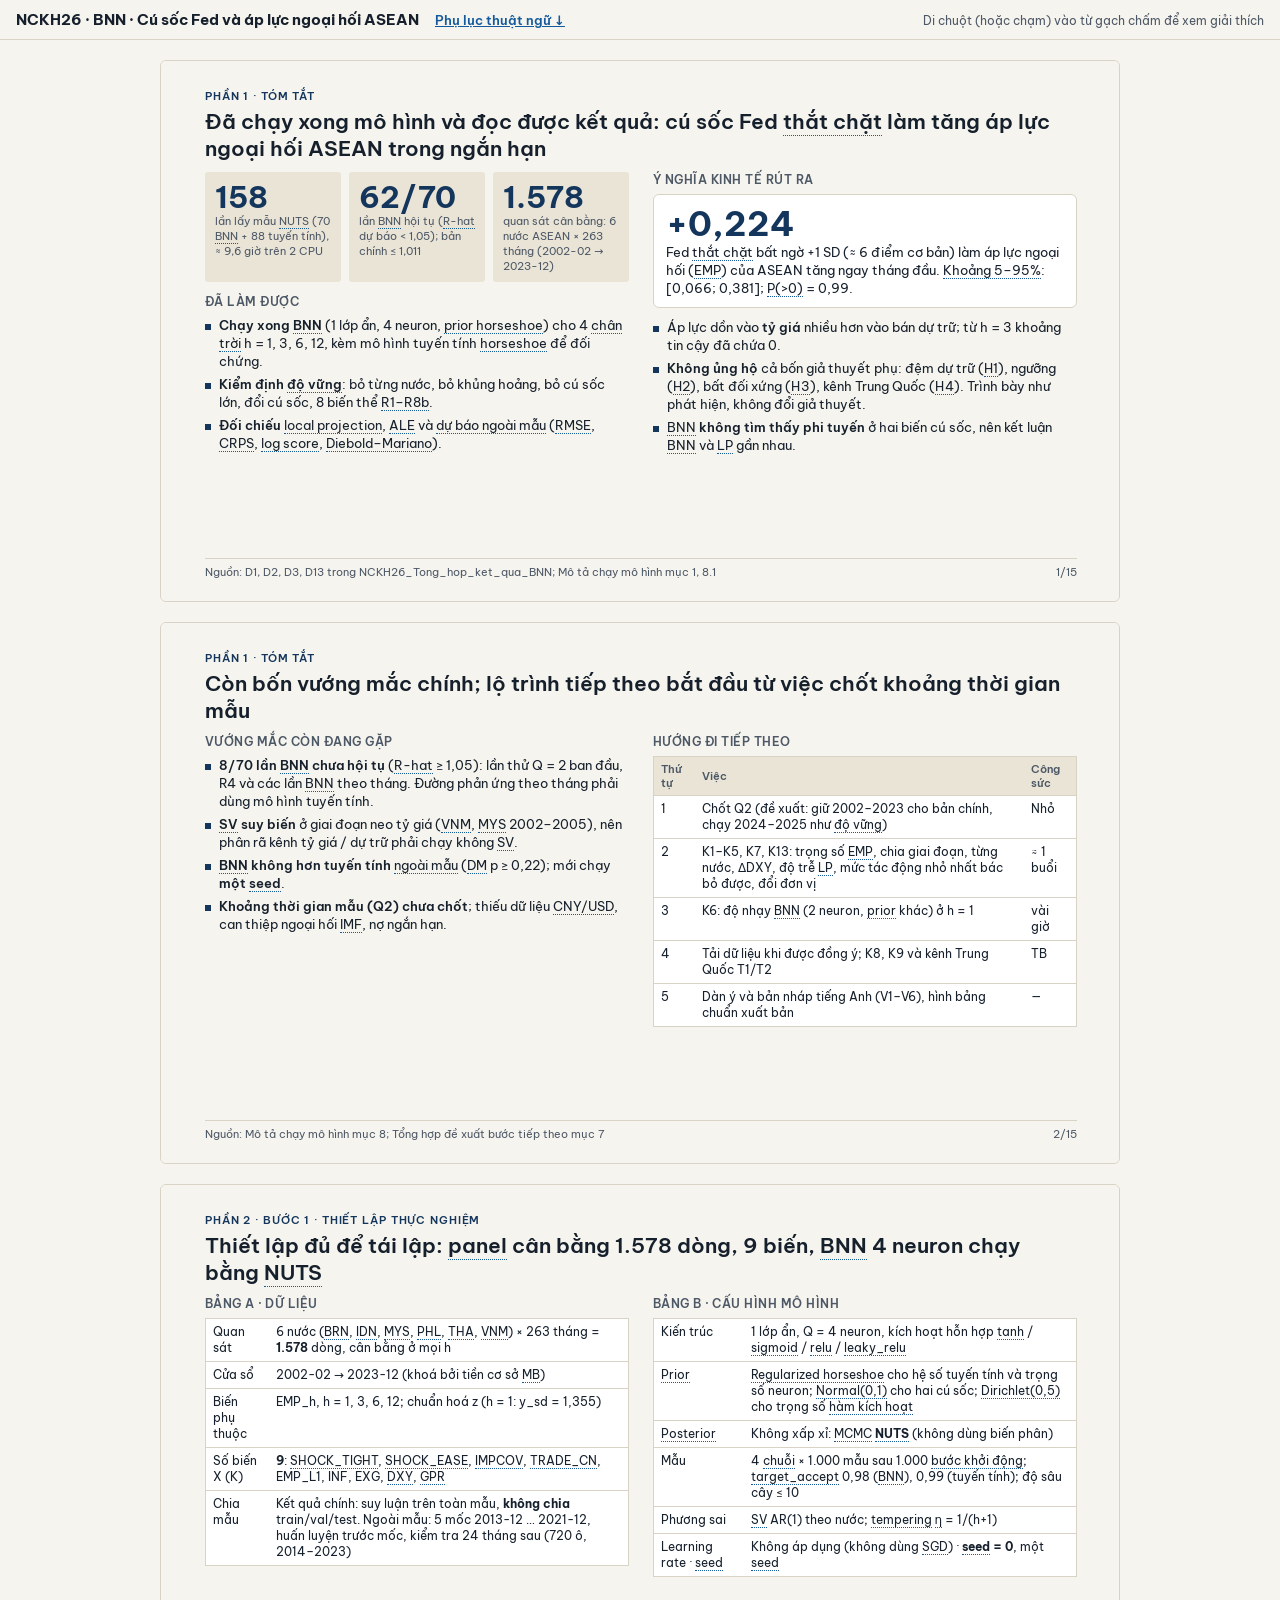
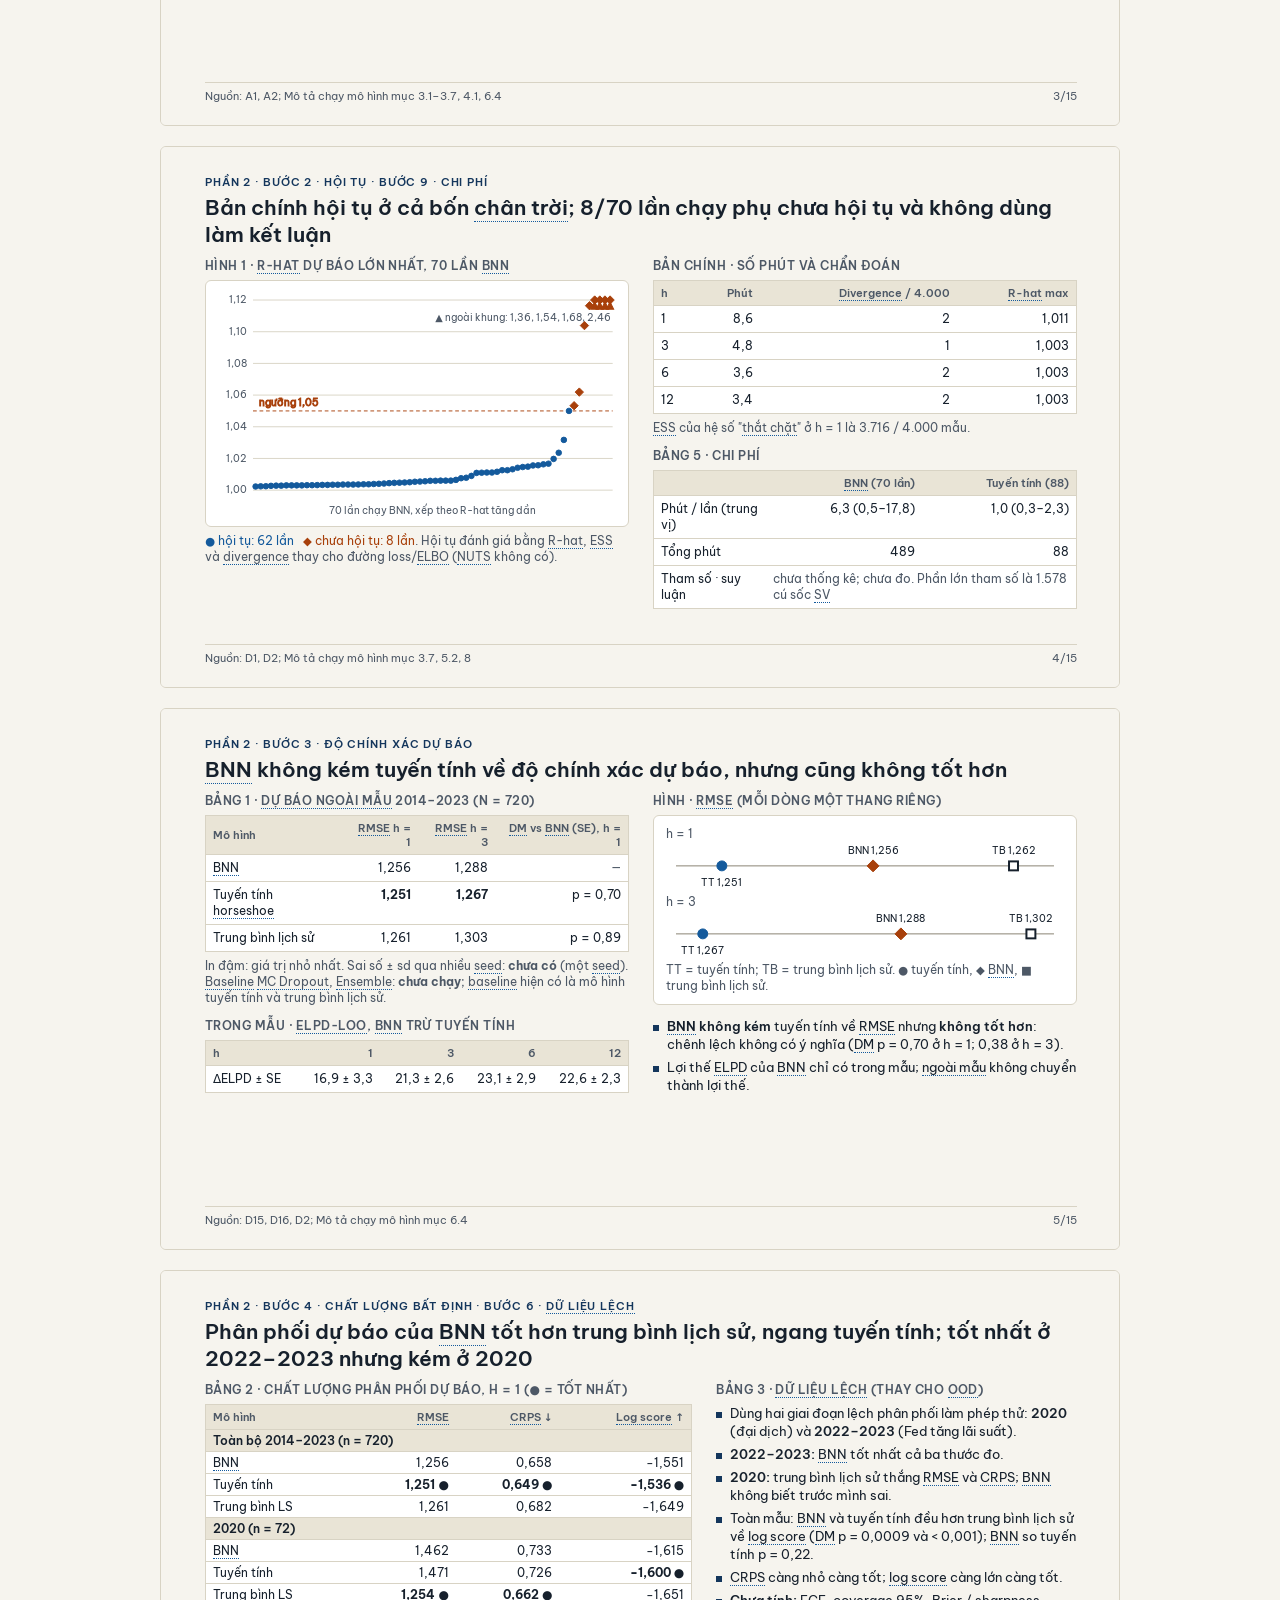
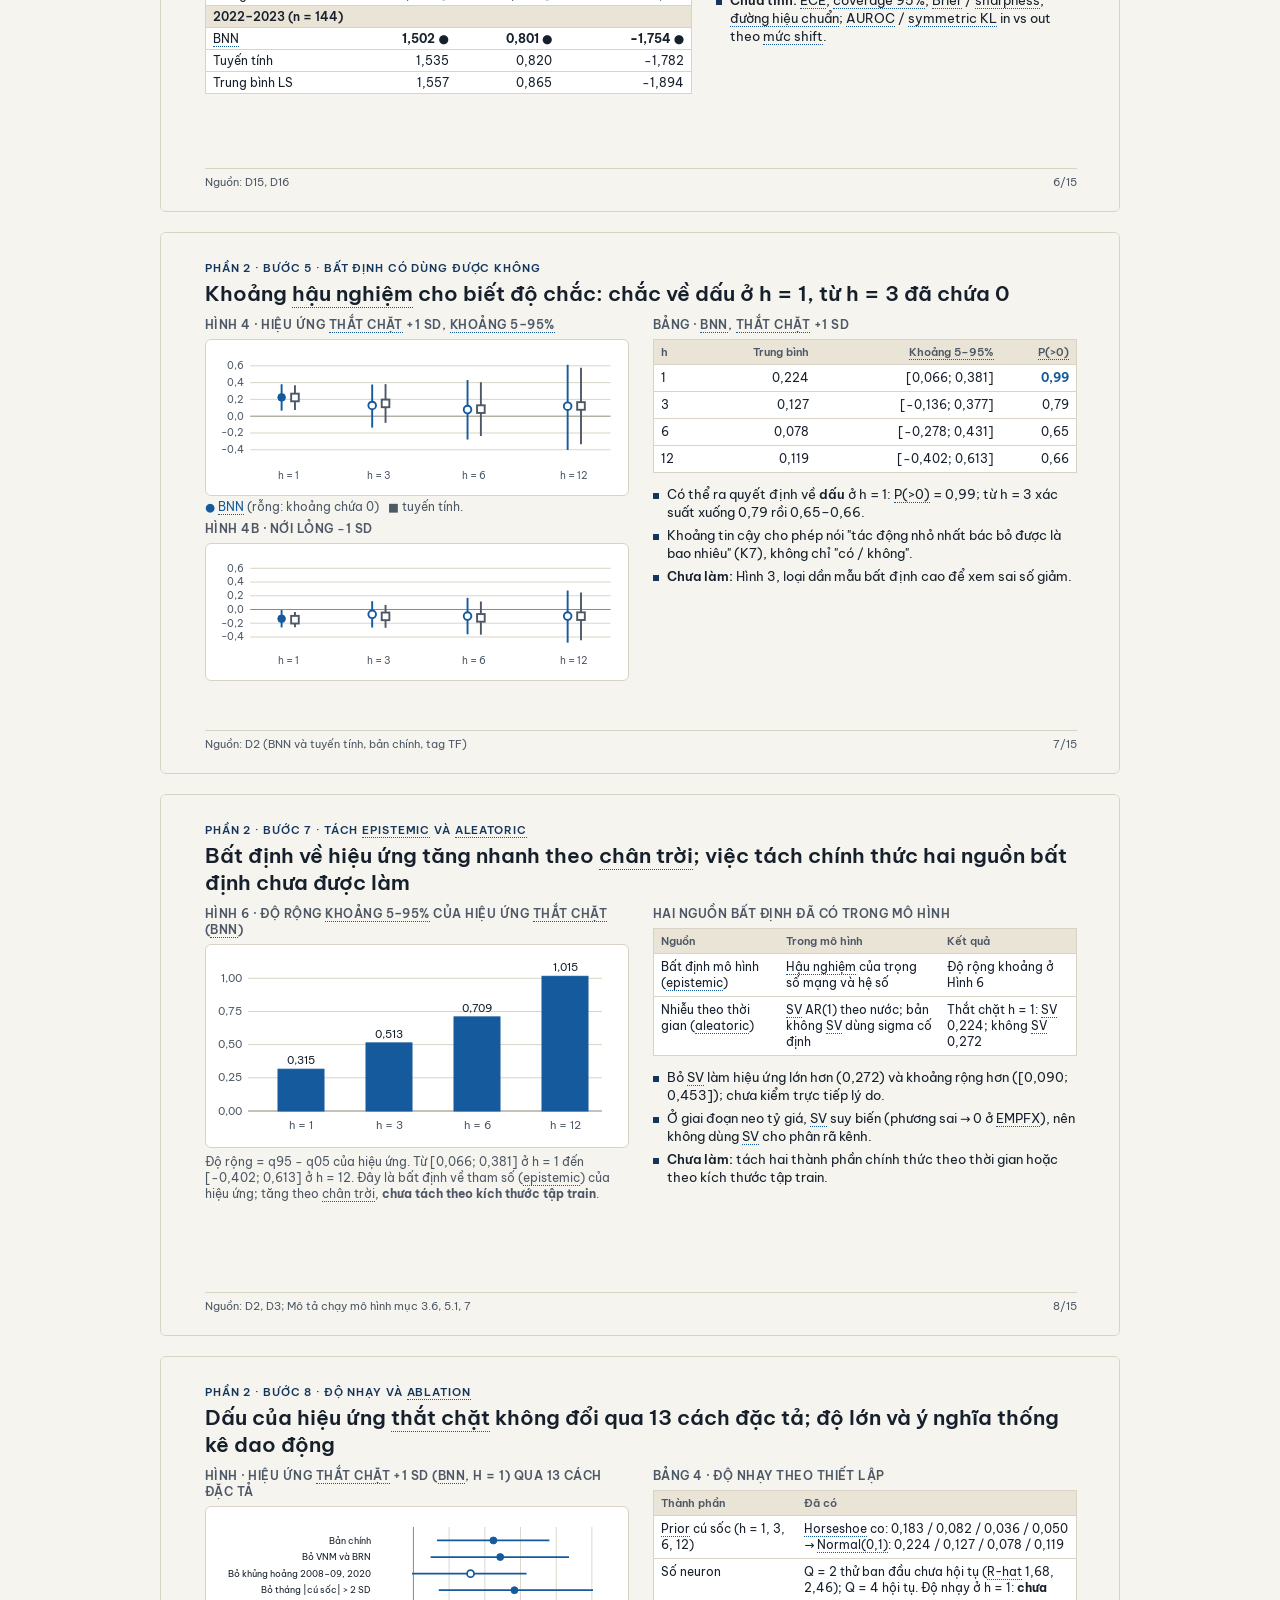
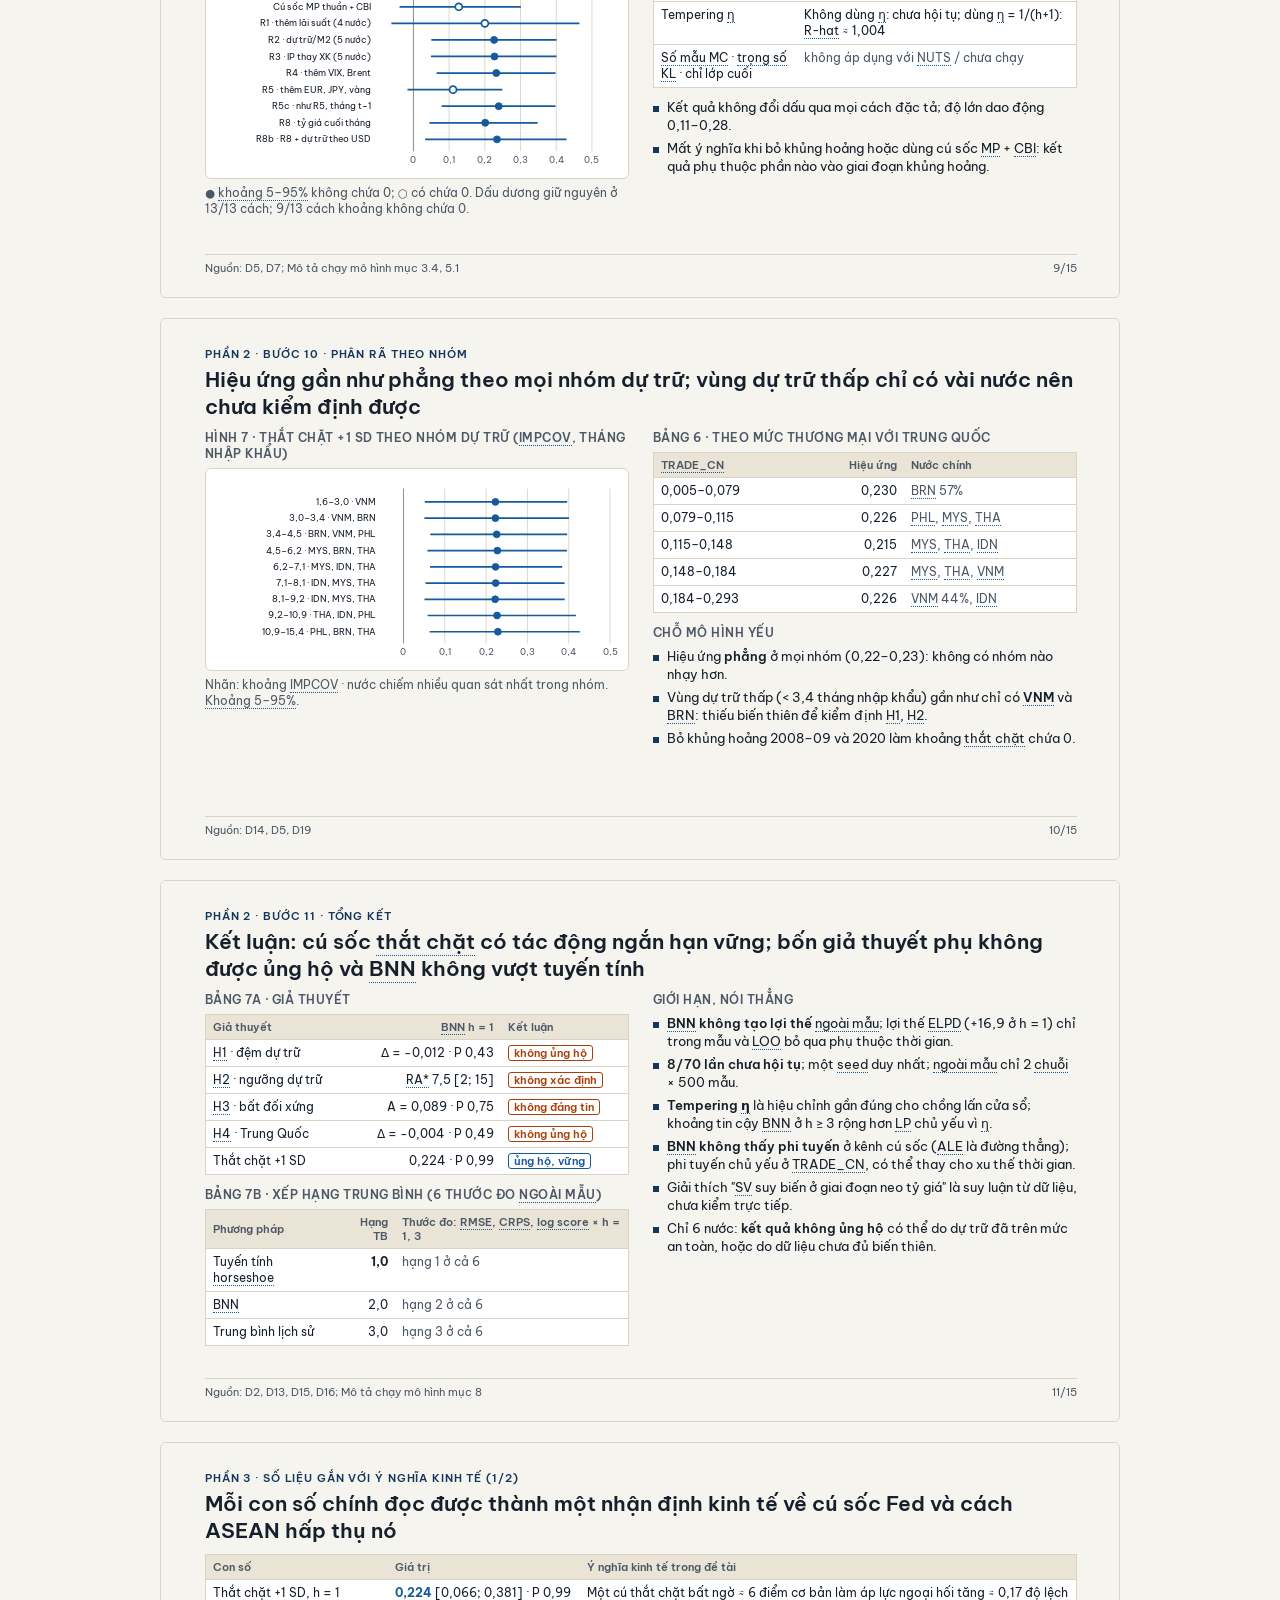
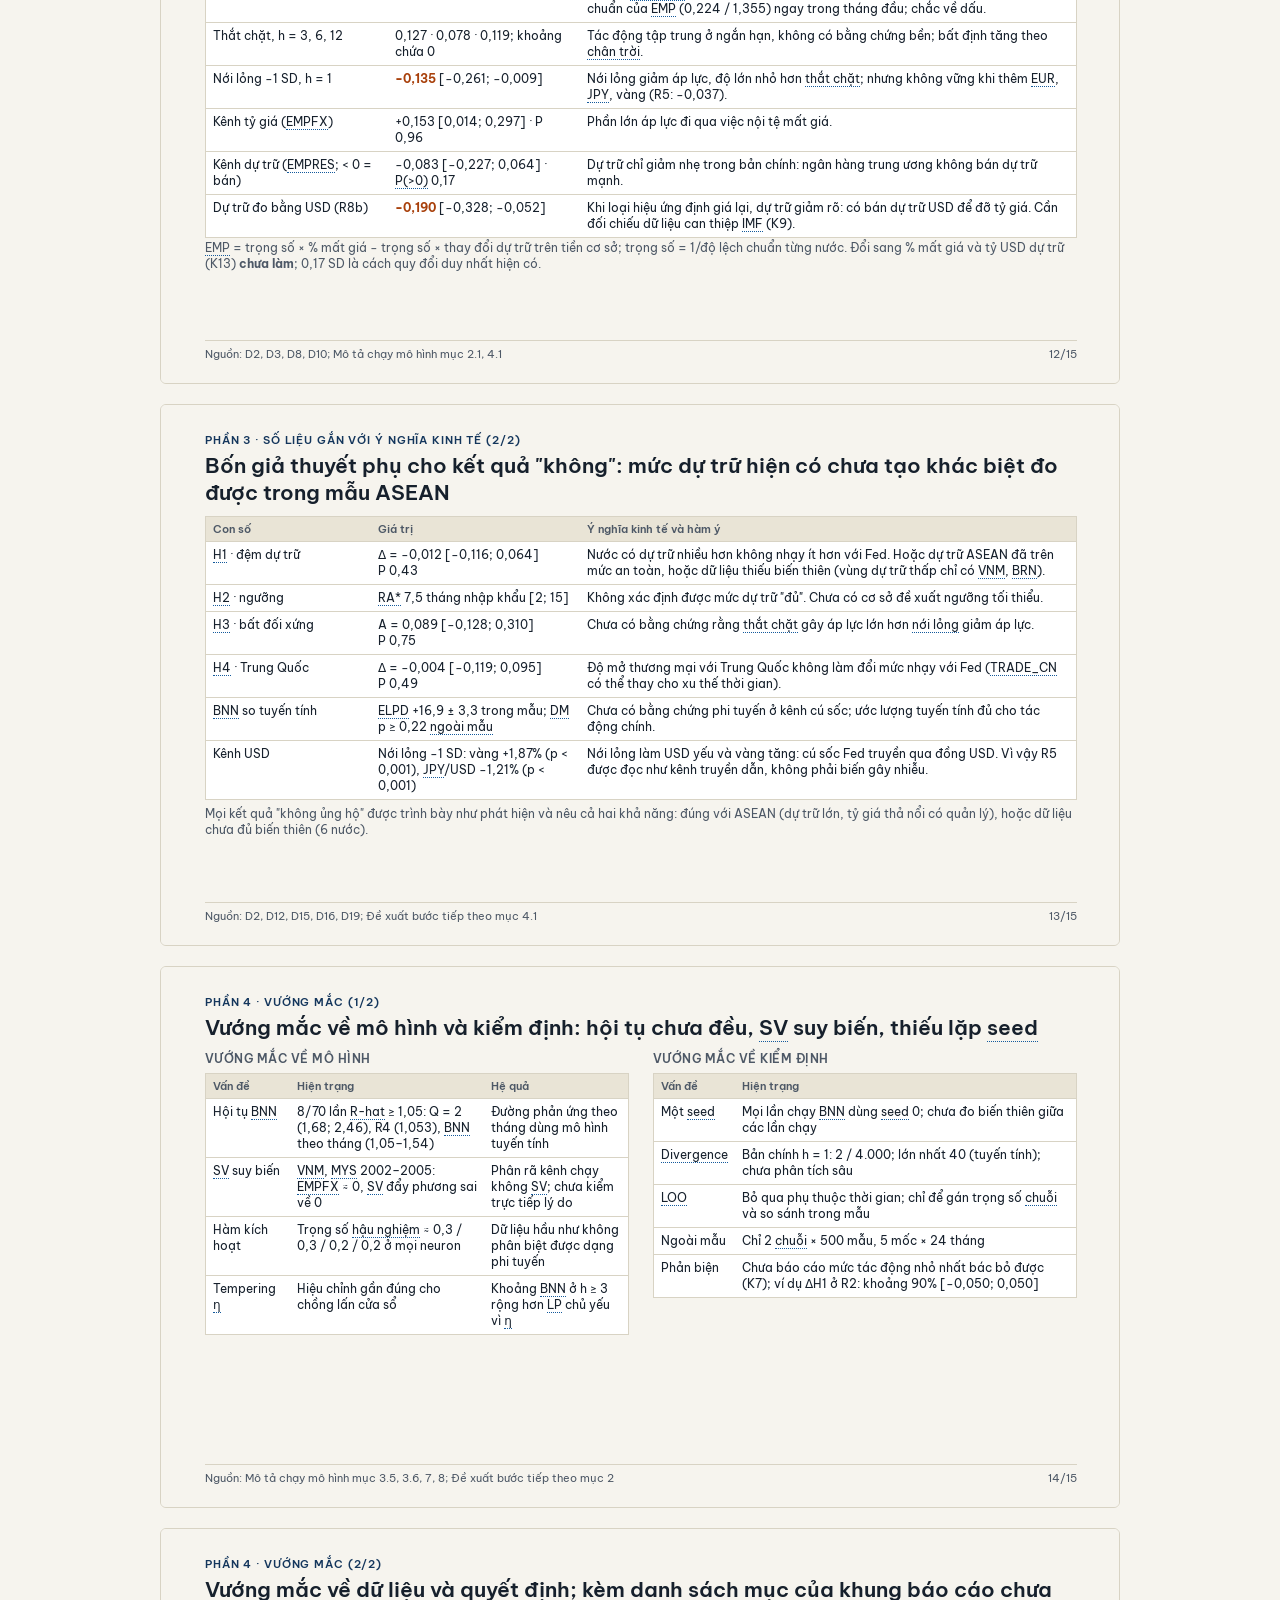
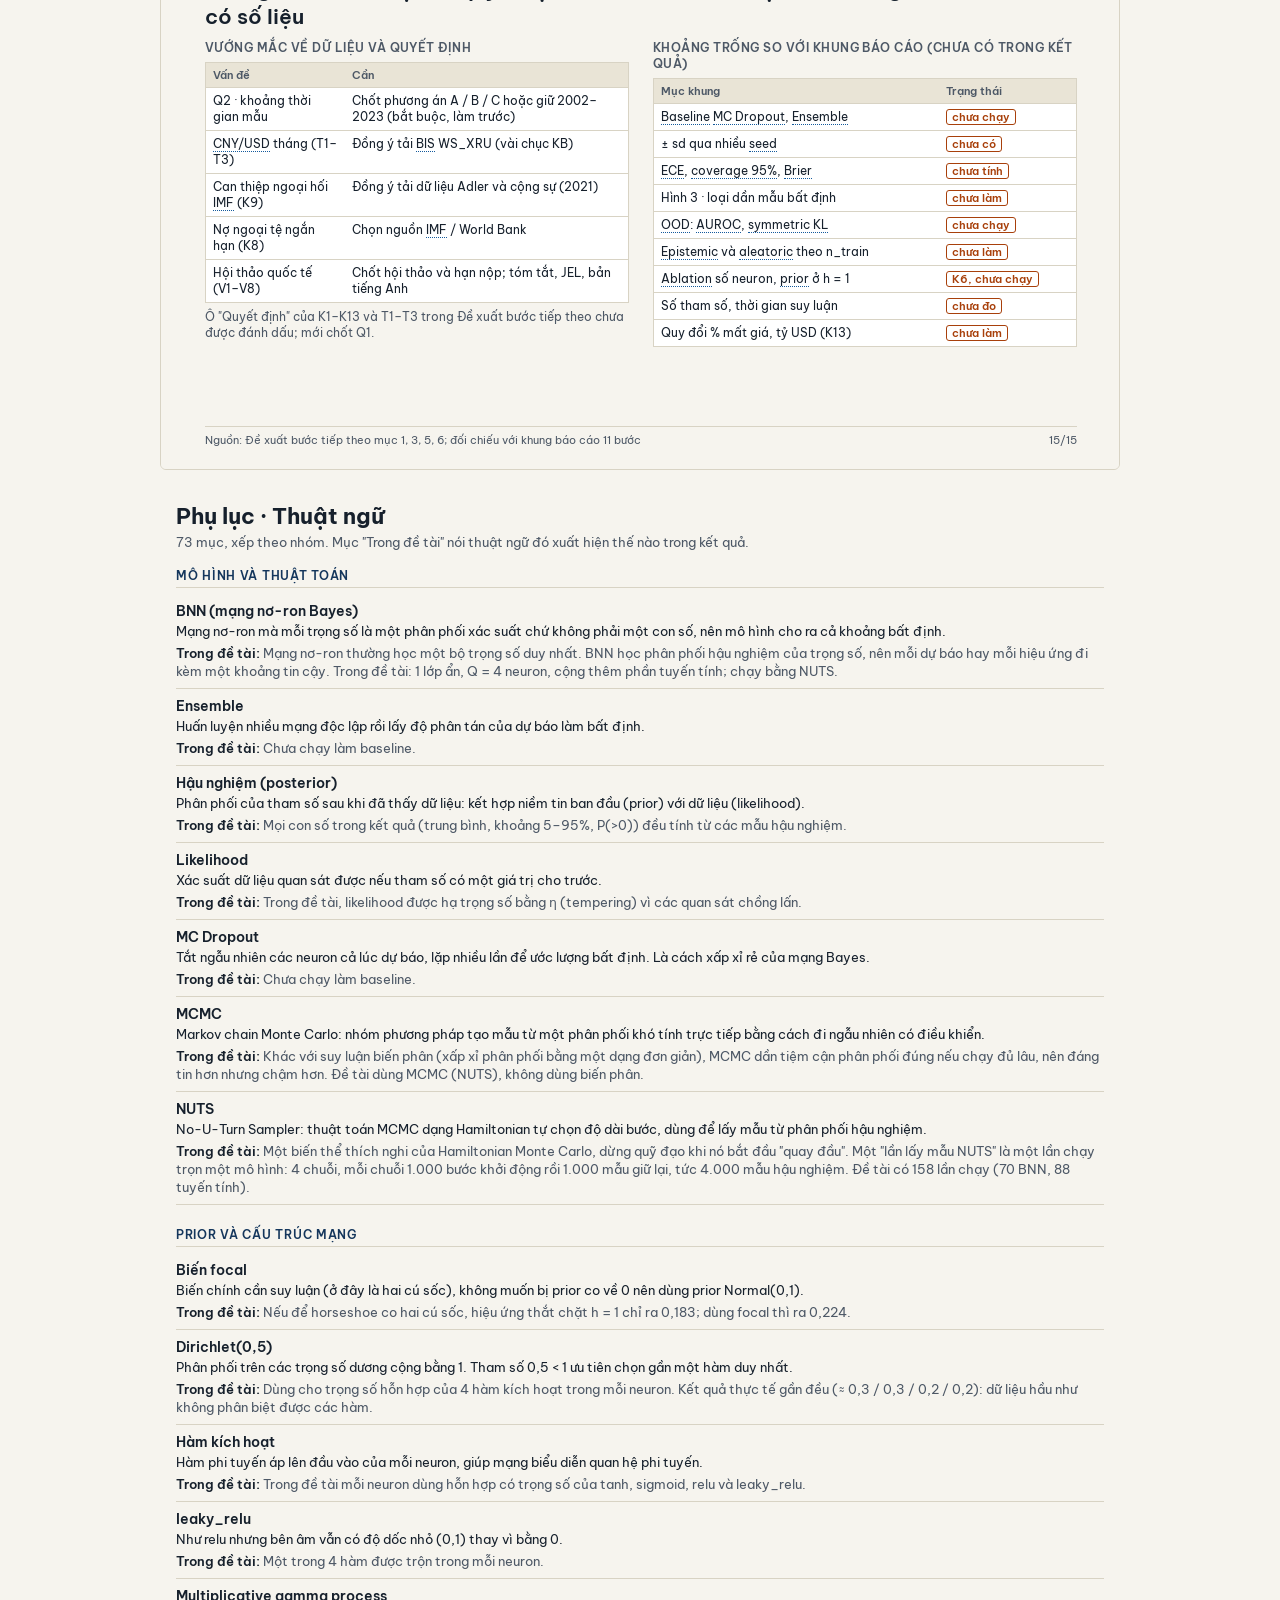
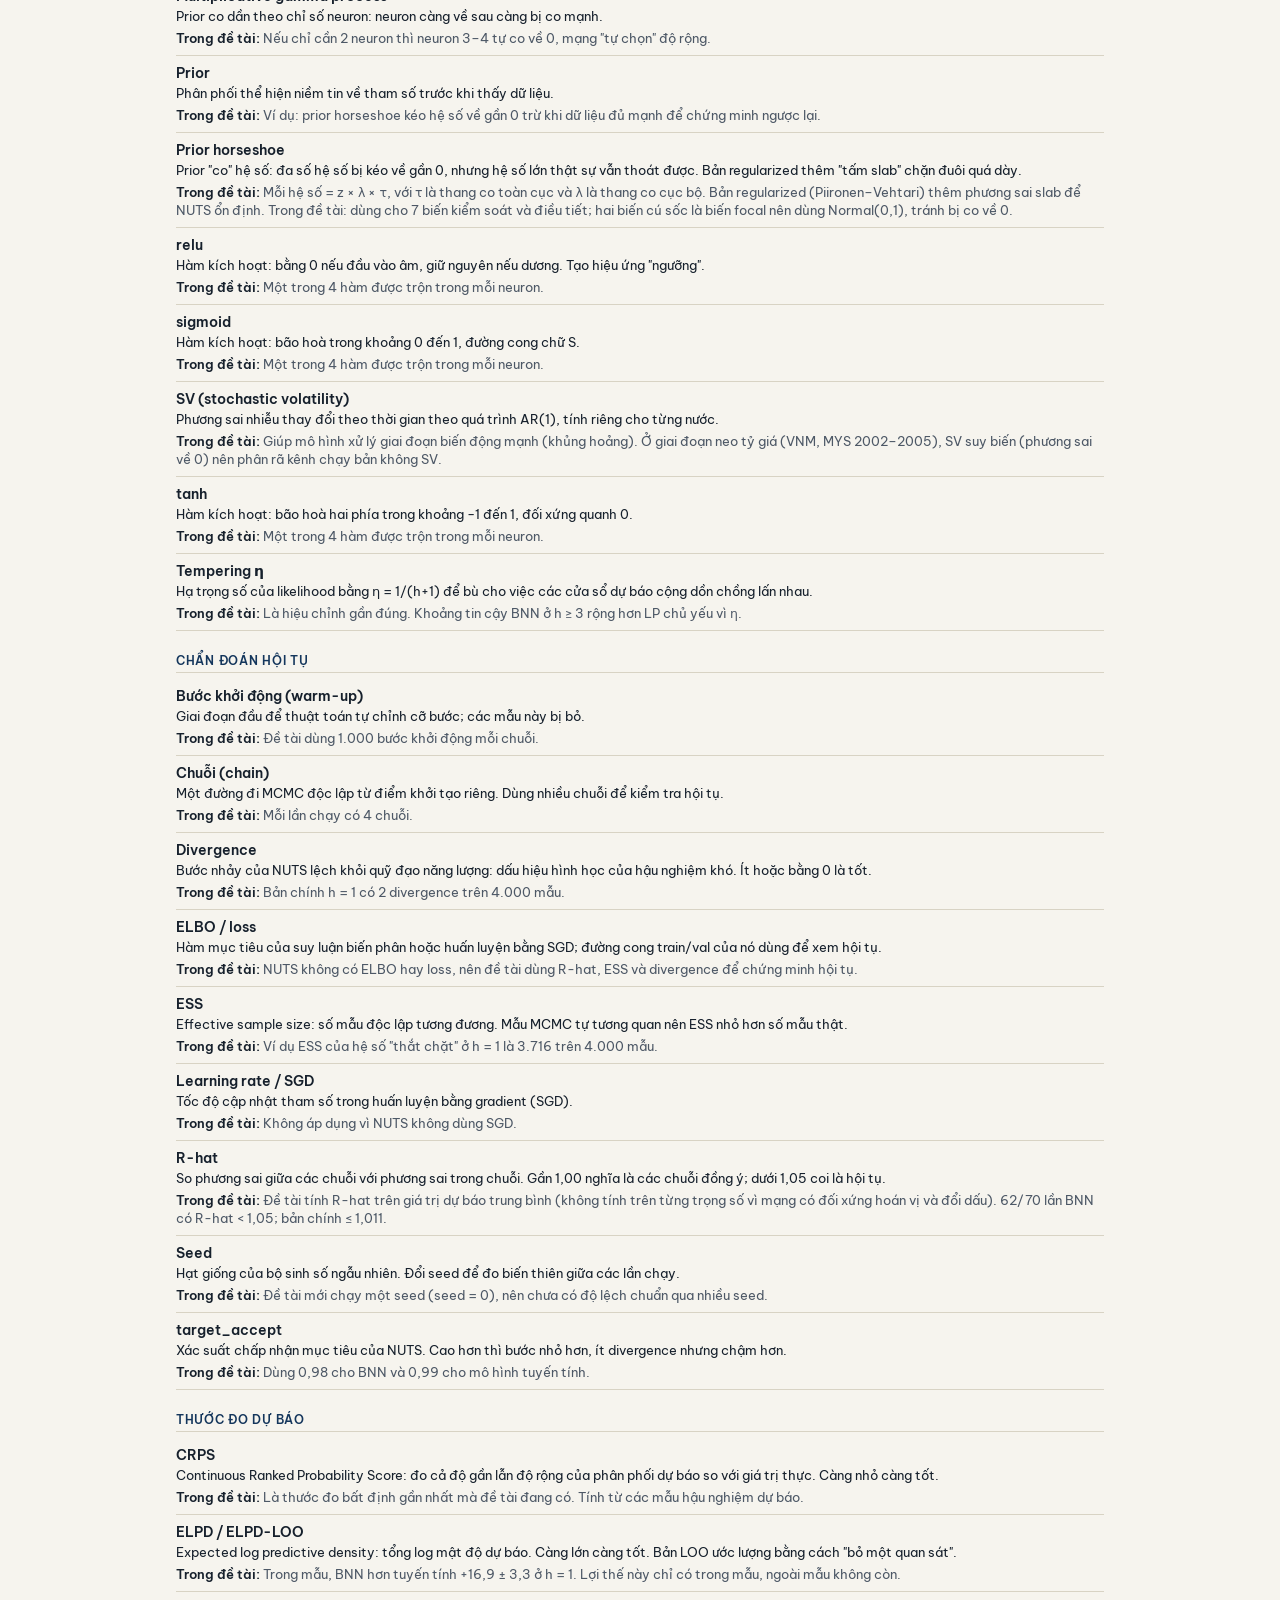
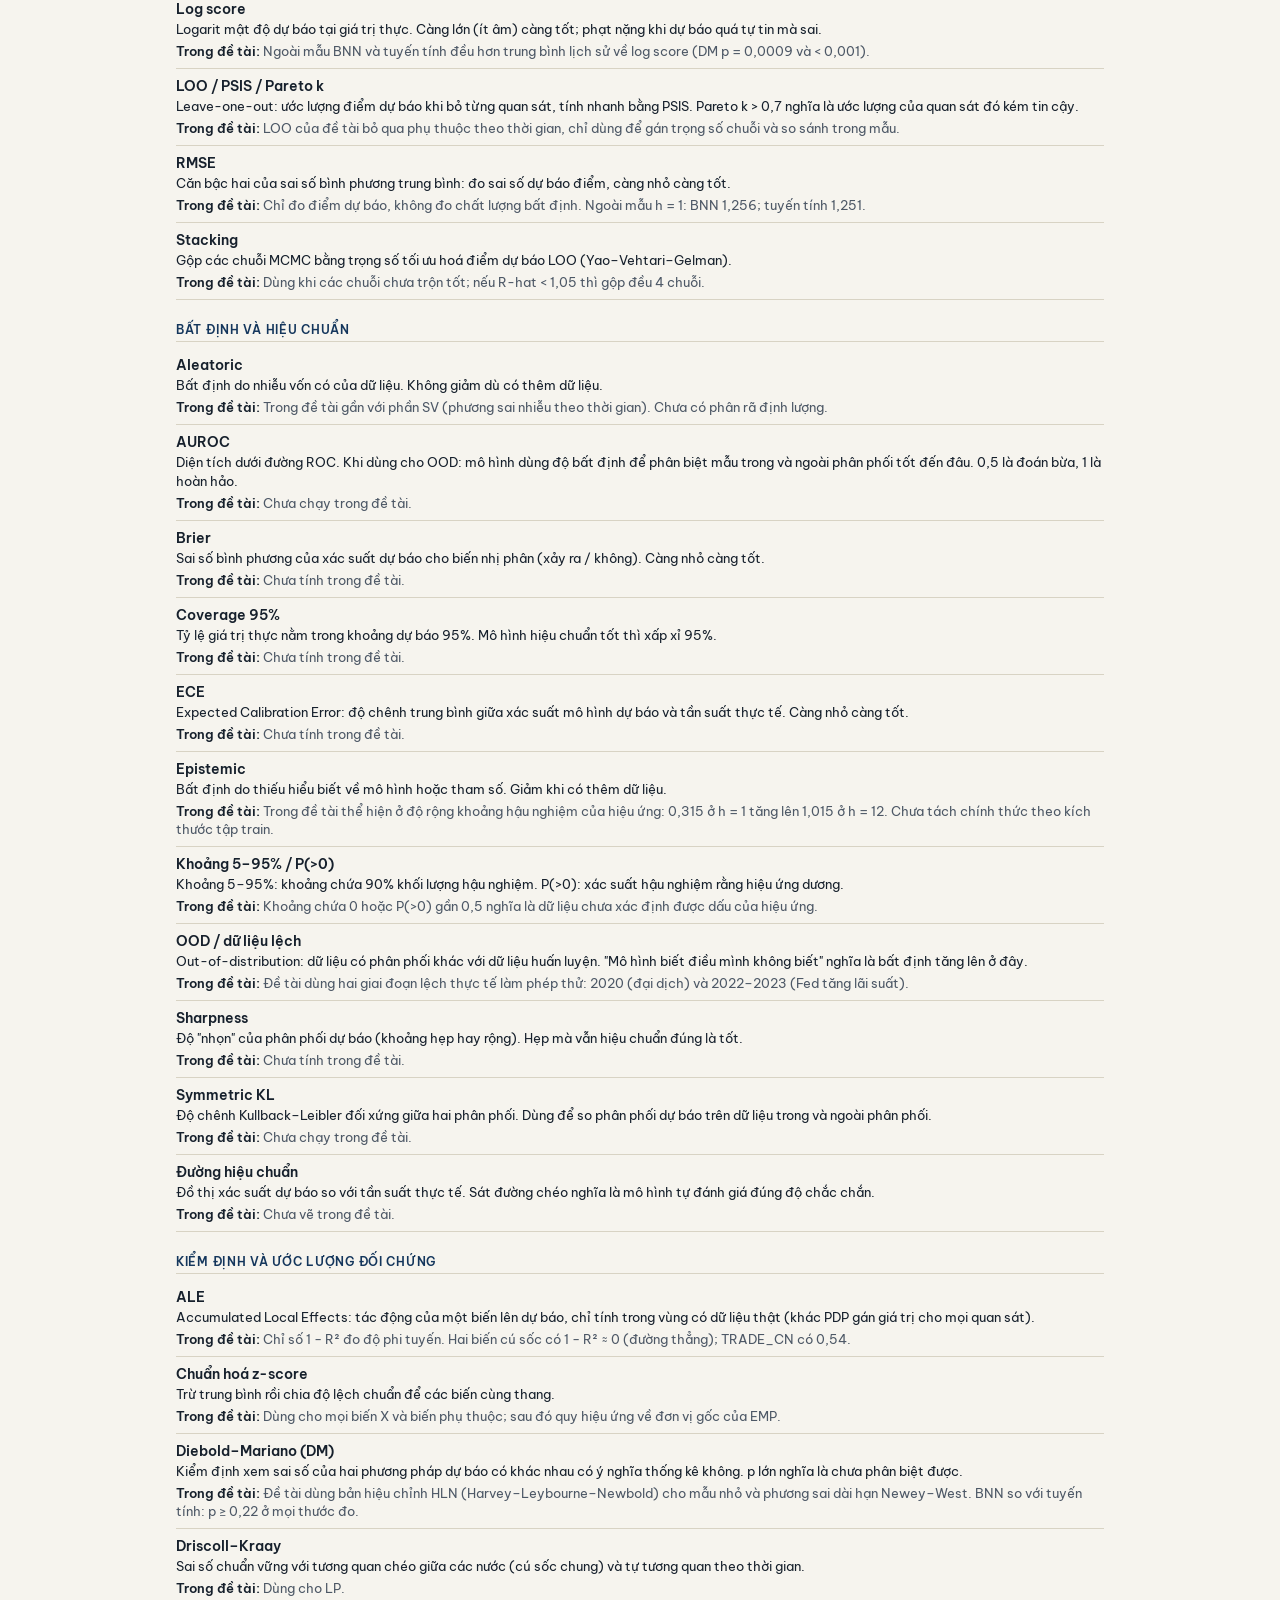
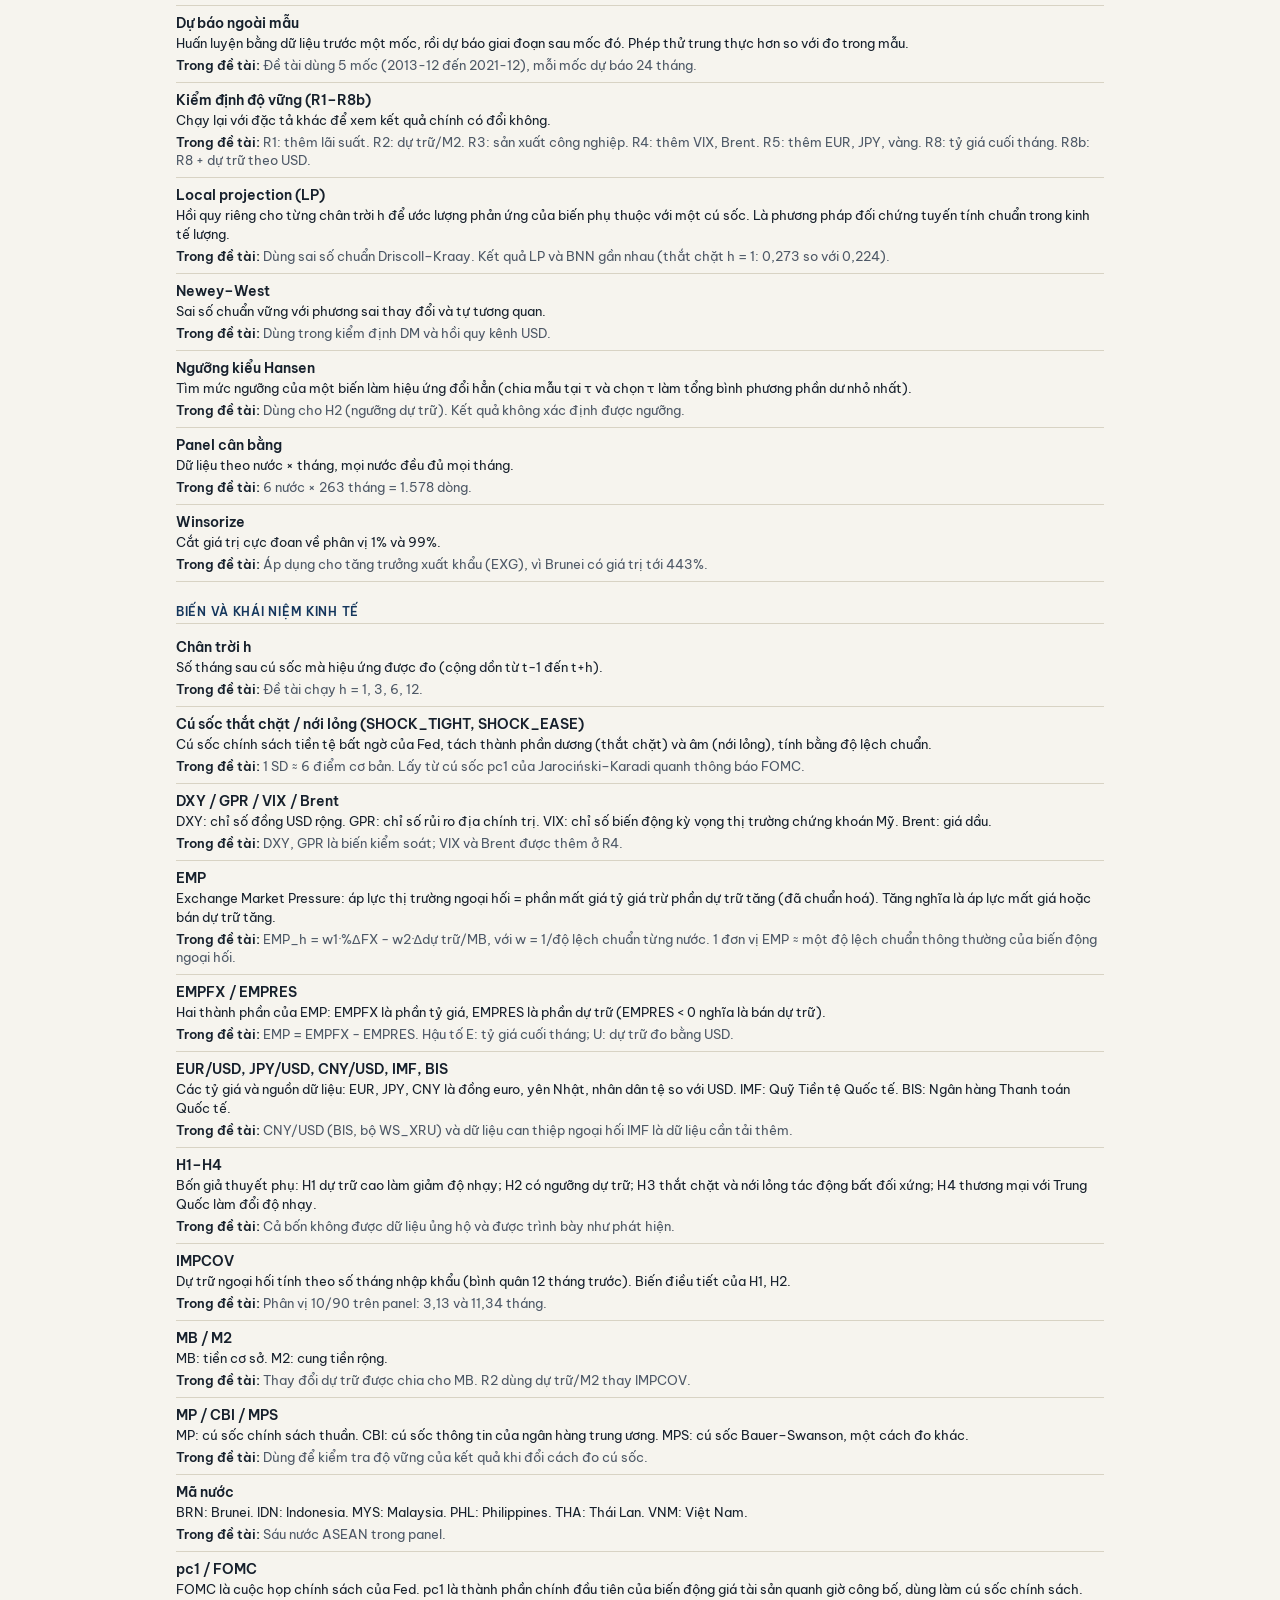
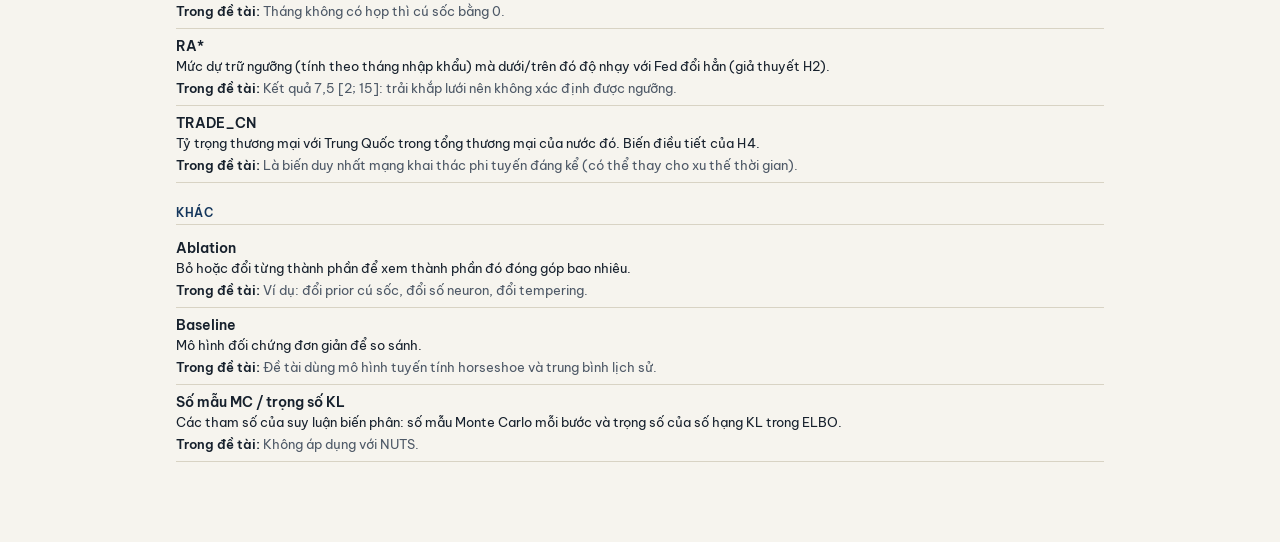
<file: NCKH26_BNN_slides_chu_giai.html>
<!doctype html>
<html lang="vi"><head><meta charset="utf-8"><meta name="viewport" content="width=device-width,initial-scale=1">
<title>NCKH26 BNN · Slide có chú giải thuật ngữ</title>
<link href="https://fonts.googleapis.com/css2?family=Be+Vietnam+Pro:wght@400;500;600;700&display=swap" rel="stylesheet">
<style>
:root{--surface:#f6f4ee;--surface-raised:#ffffff;--tint:#e9e4d6;--ink:#16202c;--muted:#4d5866;--rule:#8a8574;--hairline:#d8d3c4;--brand:#14365c;--on-brand:#ffffff;--pos:#145a9c;--neg:#a8400b;--font-sans:"Be Vietnam Pro",system-ui,sans-serif;color-scheme:light}
@media (prefers-color-scheme:dark){:root{--surface:#11161d;--surface-raised:#1a212b;--tint:#222b37;--ink:#eaeef3;--muted:#a9b3c0;--rule:#6b7686;--hairline:#2c3542;--brand:#9fc3ee;--on-brand:#0b1522;--pos:#7db6f0;--neg:#f2a56d;color-scheme:dark}}

*{box-sizing:border-box}
html,body{margin:0;background:var(--surface,#f6f4ee)}
body{font-family:var(--font-sans,"Be Vietnam Pro",system-ui,sans-serif);color:var(--ink,#16202c)}
.slide{width:960px;height:540px;padding:28px 44px 22px;display:flex;flex-direction:column;background:var(--surface,#f6f4ee);overflow:hidden;position:relative}
.eyebrow{font-size:11px;line-height:14px;font-weight:600;letter-spacing:.08em;text-transform:uppercase;color:var(--brand,#14365c)}
h1{font-size:21px;line-height:27px;font-weight:600;margin:5px 0 10px;max-width:870px}
.body{flex:1;min-height:0;display:grid;grid-template-columns:minmax(0,1fr) minmax(0,1fr);gap:24px;align-content:start}
svg{max-width:100%;height:auto;display:block}
.c2{grid-template-columns:1fr 1fr}.c32{grid-template-columns:1.25fr 1fr}.c23{grid-template-columns:1fr 1.25fr}
.foot{display:flex;justify-content:space-between;gap:16px;font-size:10.5px;line-height:14px;color:var(--muted,#4d5866);border-top:1px solid var(--hairline,#d8d3c4);padding-top:6px;margin-top:8px}
h2{font-size:12px;line-height:16px;font-weight:600;letter-spacing:.04em;text-transform:uppercase;color:var(--muted,#4d5866);margin:0 0 6px}
ul{margin:0;padding:0;list-style:none}
li{font-size:13px;line-height:19px;padding:0 0 7px 14px;position:relative}
li:before{content:"";position:absolute;left:0;top:8px;width:6px;height:6px;background:var(--brand,#14365c)}
li b{font-weight:600}
.small li{font-size:12.5px;line-height:18px;padding-bottom:5px}
table{border-collapse:collapse;width:100%;background:var(--surface-raised,#fff);border:1px solid var(--hairline,#d8d3c4)}
th{font-size:10.5px;line-height:14px;font-weight:600;color:var(--muted,#4d5866);text-align:left;padding:5px 7px;background:var(--tint,#e9e4d6)}
td{font-size:12px;line-height:16px;padding:5px 7px;border-top:1px solid var(--hairline,#d8d3c4);vertical-align:top}
td.n,th.n{text-align:right;font-variant-numeric:tabular-nums}
.pos{color:var(--pos,#145a9c)}.neg{color:var(--neg,#a8400b)}.mut{color:var(--muted,#4d5866)}
.best{font-weight:700}
.tile{background:var(--tint,#e9e4d6);border-radius:3px;padding:8px 10px}
.tile .v{font-size:30px;line-height:34px;font-weight:700;color:var(--brand,#14365c);font-variant-numeric:tabular-nums}
.tile .l{font-size:11px;line-height:15px;color:var(--muted,#4d5866)}
.tiles{display:grid;grid-template-columns:repeat(3,1fr);gap:8px;margin-bottom:12px}
.box{background:var(--surface-raised,#fff);border:1px solid var(--hairline,#d8d3c4);border-radius:6px;padding:10px 12px}
.note{font-size:11.5px;line-height:16px;color:var(--muted,#4d5866);margin-top:6px}
.flag{display:inline-block;font-size:10.5px;line-height:14px;font-weight:600;padding:0 5px;border:1px solid currentColor;border-radius:3px;white-space:nowrap}
svg text{font-family:var(--font-sans,"Be Vietnam Pro",system-ui,sans-serif);fill:var(--muted,#4d5866);font-size:10.5px}
svg .ink{fill:var(--ink,#16202c)}
svg .ax{stroke:var(--rule,#8a8574);stroke-width:1;fill:none}
svg .grid{stroke:var(--hairline,#d8d3c4);stroke-width:1}
svg .pos{fill:var(--pos,#145a9c);stroke:var(--pos,#145a9c)}
svg .neg{fill:var(--neg,#a8400b);stroke:var(--neg,#a8400b)}
svg .hollow{fill:var(--surface-raised,#fff)}
svg .lpos{stroke:var(--pos,#145a9c);stroke-width:2;fill:none}
svg .lneg{stroke:var(--neg,#a8400b);stroke-width:2;fill:none}
svg .lmut{stroke:var(--muted,#4d5866);stroke-width:2;fill:none}
svg .thr{stroke:var(--neg,#a8400b);stroke-width:1;stroke-dasharray:4 3;fill:none}

#s6 td{padding:2.5px 7px}
html,body{background:var(--surface);}
body{margin:0;font-family:var(--font-sans);color:var(--ink)}
.top{position:sticky;top:0;z-index:20;background:var(--surface);border-bottom:1px solid var(--hairline);padding:10px 16px;display:flex;gap:16px;align-items:baseline;flex-wrap:wrap}
.top .ttl{font-weight:700;font-size:15px}
.top a{color:var(--pos);font-size:13px;font-weight:600}
.top .hint{font-size:12px;color:var(--muted);margin-left:auto}
.slidewrap{max-width:960px;margin:20px auto;overflow-x:auto;border:1px solid var(--hairline);border-radius:6px}
.term{border-bottom:1.5px dotted var(--pos);cursor:help;outline-offset:2px}
.term:hover,.term:focus{background:var(--tint)}
#tip{position:fixed;z-index:50;max-width:340px;background:var(--ink);color:var(--surface);padding:9px 11px;border-radius:6px;font-size:12.5px;line-height:18px;display:none;box-shadow:0 4px 18px rgba(0,0,0,.25);pointer-events:auto}
#tip b{display:block;margin-bottom:3px;font-size:12.5px}
#tip a{color:var(--surface);text-decoration:underline;font-size:11.5px;display:inline-block;margin-top:5px}
.appendix{max-width:960px;margin:32px auto 80px;padding:0 16px}
.appendix .ah{font-size:22px;font-weight:700;margin:0 0 4px}
.appendix .as{font-size:13px;color:var(--muted);margin-bottom:18px}
.gl-group{margin-bottom:22px}
.gl-gt{font-size:12px;font-weight:600;letter-spacing:.06em;text-transform:uppercase;color:var(--brand);border-bottom:1px solid var(--hairline);padding-bottom:4px;margin-bottom:6px}
.gl-item{padding:8px 0;border-bottom:1px solid var(--hairline);scroll-margin-top:60px}
.gl-item:target{background:var(--tint)}
.gl-name{font-weight:600;font-size:14px}
.gl-short{font-size:13px;line-height:19px;margin-top:2px}
.gl-det{font-size:12.5px;line-height:18px;color:var(--muted);margin-top:3px}
.gl-det b{color:var(--ink);font-weight:600}
</style></head><body>
<div class="top"><span class="ttl">NCKH26 · BNN · Cú sốc Fed và áp lực ngoại hối ASEAN</span><a href="#appendix">Phụ lục thuật ngữ ↓</a><span class="hint">Di chuột (hoặc chạm) vào từ gạch chấm để xem giải thích</span></div>
<section class="slidewrap" id="s1"><div class="slide">
<div class="eyebrow">Phần 1 · Tóm tắt</div>
<h1>Đã chạy xong mô hình và đọc được kết quả: cú sốc Fed thắt chặt làm tăng áp lực ngoại hối ASEAN trong ngắn hạn</h1>
<div class="body">
<div>
 <div class="tiles">
  <div class="tile"><div class="v">158</div><div class="l">lần lấy mẫu NUTS (70 BNN + 88 tuyến tính), ≈ 9,6 giờ trên 2 CPU</div></div>
  <div class="tile"><div class="v">62/70</div><div class="l">lần BNN hội tụ (R-hat dự báo &lt; 1,05); bản chính ≤ 1,011</div></div>
  <div class="tile"><div class="v">1.578</div><div class="l">quan sát cân bằng: 6 nước ASEAN × 263 tháng (2002-02 → 2023-12)</div></div>
 </div>
 <h2>Đã làm được</h2>
 <ul class="small">
  <li><b>Chạy xong BNN</b> (1 lớp ẩn, 4 neuron, prior horseshoe) cho 4 chân trời h = 1, 3, 6, 12, kèm mô hình tuyến tính horseshoe để đối chứng.</li>
  <li><b>Kiểm định độ vững</b>: bỏ từng nước, bỏ khủng hoảng, bỏ cú sốc lớn, đổi cú sốc, 8 biến thể R1–R8b.</li>
  <li><b>Đối chiếu</b> local projection, ALE và dự báo ngoài mẫu (RMSE, CRPS, log score, Diebold–Mariano).</li>
 </ul>
</div>
<div>
 <h2>Ý nghĩa kinh tế rút ra</h2>
 <div class="box" style="margin-bottom:10px">
  <div style="font-size:34px;line-height:38px;font-weight:700;color:var(--brand,#14365c)" class="pos">+0,224</div>
  <div style="font-size:12.5px;line-height:18px">Fed thắt chặt bất ngờ +1 SD (≈ 6 điểm cơ bản) làm áp lực ngoại hối (EMP) của ASEAN tăng ngay tháng đầu. Khoảng 5–95%: [0,066; 0,381]; P(&gt;0) = 0,99.</div>
 </div>
 <ul class="small">
  <li>Áp lực dồn vào <b>tỷ giá</b> nhiều hơn vào bán dự trữ; từ h = 3 khoảng tin cậy đã chứa 0.</li>
  <li><b>Không ủng hộ</b> cả bốn giả thuyết phụ: đệm dự trữ (H1), ngưỡng (H2), bất đối xứng (H3), kênh Trung Quốc (H4). Trình bày như phát hiện, không đổi giả thuyết.</li>
  <li>BNN <b>không tìm thấy phi tuyến</b> ở hai biến cú sốc, nên kết luận BNN và LP gần nhau.</li>
 </ul>
</div></div>
<div class="foot"><span>Nguồn: D1, D2, D3, D13 trong NCKH26_Tong_hop_ket_qua_BNN; Mô tả chạy mô hình mục 1, 8.1</span><span>1/15</span></div>
</div></section>
<section class="slidewrap" id="s2"><div class="slide">
<div class="eyebrow">Phần 1 · Tóm tắt</div>
<h1>Còn bốn vướng mắc chính; lộ trình tiếp theo bắt đầu từ việc chốt khoảng thời gian mẫu</h1>
<div class="body">
<div>
 <h2>Vướng mắc còn đang gặp</h2>
 <ul class="small">
  <li><b>8/70 lần BNN chưa hội tụ</b> (R-hat ≥ 1,05): lần thử Q = 2 ban đầu, R4 và các lần BNN theo tháng. Đường phản ứng theo tháng phải dùng mô hình tuyến tính.</li>
  <li><b>SV suy biến</b> ở giai đoạn neo tỷ giá (VNM, MYS 2002–2005), nên phân rã kênh tỷ giá / dự trữ phải chạy không SV.</li>
  <li><b>BNN không hơn tuyến tính</b> ngoài mẫu (DM p ≥ 0,22); mới chạy <b>một seed</b>.</li>
  <li><b>Khoảng thời gian mẫu (Q2) chưa chốt</b>; thiếu dữ liệu CNY/USD, can thiệp ngoại hối IMF, nợ ngắn hạn.</li>
 </ul>
</div>
<div>
 <h2>Hướng đi tiếp theo</h2>
 <table>
  <tr><th>Thứ tự</th><th>Việc</th><th>Công sức</th></tr>
  <tr><td>1</td><td>Chốt Q2 (đề xuất: giữ 2002–2023 cho bản chính, chạy 2024–2025 như độ vững)</td><td>Nhỏ</td></tr>
  <tr><td>2</td><td>K1–K5, K7, K13: trọng số EMP, chia giai đoạn, từng nước, ΔDXY, độ trễ LP, mức tác động nhỏ nhất bác bỏ được, đổi đơn vị</td><td>≈ 1 buổi</td></tr>
  <tr><td>3</td><td>K6: độ nhạy BNN (2 neuron, prior khác) ở h = 1</td><td>vài giờ</td></tr>
  <tr><td>4</td><td>Tải dữ liệu khi được đồng ý; K8, K9 và kênh Trung Quốc T1/T2</td><td>TB</td></tr>
  <tr><td>5</td><td>Dàn ý và bản nháp tiếng Anh (V1–V6), hình bảng chuẩn xuất bản</td><td>—</td></tr>
 </table>
</div></div>
<div class="foot"><span>Nguồn: Mô tả chạy mô hình mục 8; Tổng hợp đề xuất bước tiếp theo mục 7</span><span>2/15</span></div>
</div></section>
<section class="slidewrap" id="s3"><div class="slide">
<div class="eyebrow">Phần 2 · Bước 1 · Thiết lập thực nghiệm</div>
<h1>Thiết lập đủ để tái lập: panel cân bằng 1.578 dòng, 9 biến, BNN 4 neuron chạy bằng NUTS</h1>
<div class="body">
<div>
 <h2>Bảng A · Dữ liệu</h2>
 <table>
  <tr><td>Quan sát</td><td>6 nước (BRN, IDN, MYS, PHL, THA, VNM) × 263 tháng = <b>1.578</b> dòng, cân bằng ở mọi h</td></tr>
  <tr><td>Cửa sổ</td><td>2002-02 → 2023-12 (khoá bởi tiền cơ sở MB)</td></tr>
  <tr><td>Biến phụ thuộc</td><td>EMP_h, h = 1, 3, 6, 12; chuẩn hoá z (h = 1: y_sd = 1,355)</td></tr>
  <tr><td>Số biến X (K)</td><td><b>9</b>: SHOCK_TIGHT, SHOCK_EASE, IMPCOV, TRADE_CN, EMP_L1, INF, EXG, DXY, GPR</td></tr>
  <tr><td>Chia mẫu</td><td>Kết quả chính: suy luận trên toàn mẫu, <b>không chia</b> train/val/test. Ngoài mẫu: 5 mốc 2013-12 … 2021-12, huấn luyện trước mốc, kiểm tra 24 tháng sau (720 ô, 2014–2023)</td></tr>
 </table>
</div>
<div>
 <h2>Bảng B · Cấu hình mô hình</h2>
 <table>
  <tr><td>Kiến trúc</td><td>1 lớp ẩn, Q = 4 neuron, kích hoạt hỗn hợp tanh / sigmoid / relu / leaky_relu</td></tr>
  <tr><td>Prior</td><td>Regularized horseshoe cho hệ số tuyến tính và trọng số neuron; Normal(0,1) cho hai cú sốc; Dirichlet(0,5) cho trọng số hàm kích hoạt</td></tr>
  <tr><td>Posterior</td><td>Không xấp xỉ: MCMC <b>NUTS</b> (không dùng biến phân)</td></tr>
  <tr><td>Mẫu</td><td>4 chuỗi × 1.000 mẫu sau 1.000 bước khởi động; target_accept 0,98 (BNN), 0,99 (tuyến tính); độ sâu cây ≤ 10</td></tr>
  <tr><td>Phương sai</td><td>SV AR(1) theo nước; tempering η = 1/(h+1)</td></tr>
  <tr><td>Learning rate · seed</td><td>Không áp dụng (không dùng SGD) · <b>seed = 0</b>, một seed</td></tr>
 </table>
</div></div>
<div class="foot"><span>Nguồn: A1, A2; Mô tả chạy mô hình mục 3.1–3.7, 4.1, 6.4</span><span>3/15</span></div>
</div></section>
<section class="slidewrap" id="s4"><div class="slide">
<div class="eyebrow">Phần 2 · Bước 2 · Hội tụ  ·  Bước 9 · Chi phí</div>
<h1>Bản chính hội tụ ở cả bốn chân trời; 8/70 lần chạy phụ chưa hội tụ và không dùng làm kết luận</h1>
<div class="body">
<div>
 <h2>Hình 1 · R-hat dự báo lớn nhất, 70 lần BNN</h2>
 <div class="box" style="padding:6px"><svg viewBox="0 0 440 250" width="440" height="250" role="img" aria-label="R-hat dự báo lớn nhất của 70 lần chạy BNN, sắp xếp tăng dần"><line class="grid" x1="44" x2="430" y1="218.0" y2="218.0"/><text x="38" y="221.5" text-anchor="end">1,00</text><line class="grid" x1="44" x2="430" y1="184.0" y2="184.0"/><text x="38" y="187.5" text-anchor="end">1,02</text><line class="grid" x1="44" x2="430" y1="150.0" y2="150.0"/><text x="38" y="153.5" text-anchor="end">1,04</text><line class="grid" x1="44" x2="430" y1="116.0" y2="116.0"/><text x="38" y="119.5" text-anchor="end">1,06</text><line class="grid" x1="44" x2="430" y1="82.0" y2="82.0"/><text x="38" y="85.5" text-anchor="end">1,08</text><line class="grid" x1="44" x2="430" y1="48.0" y2="48.0"/><text x="38" y="51.5" text-anchor="end">1,10</text><line class="grid" x1="44" x2="430" y1="14.0" y2="14.0"/><text x="38" y="17.5" text-anchor="end">1,12</text><line class="thr" x1="44" x2="430" y1="133.0" y2="133.0"/><text class="neg" style="fill:var(--neg,#a8400b)" x="50" y="128.0">ngưỡng 1,05</text><circle cx="46.8" cy="214.1" r="3" class="pos"/><circle cx="52.3" cy="213.9" r="3" class="pos"/><circle cx="57.8" cy="213.8" r="3" class="pos"/><circle cx="63.3" cy="213.4" r="3" class="pos"/><circle cx="68.8" cy="213.2" r="3" class="pos"/><circle cx="74.3" cy="213.2" r="3" class="pos"/><circle cx="79.8" cy="212.9" r="3" class="pos"/><circle cx="85.4" cy="212.9" r="3" class="pos"/><circle cx="90.9" cy="212.9" r="3" class="pos"/><circle cx="96.4" cy="212.9" r="3" class="pos"/><circle cx="101.9" cy="212.7" r="3" class="pos"/><circle cx="107.4" cy="212.7" r="3" class="pos"/><circle cx="112.9" cy="212.6" r="3" class="pos"/><circle cx="118.4" cy="212.4" r="3" class="pos"/><circle cx="124.0" cy="212.4" r="3" class="pos"/><circle cx="129.5" cy="212.2" r="3" class="pos"/><circle cx="135.0" cy="212.2" r="3" class="pos"/><circle cx="140.5" cy="212.0" r="3" class="pos"/><circle cx="146.0" cy="212.0" r="3" class="pos"/><circle cx="151.5" cy="212.0" r="3" class="pos"/><circle cx="157.0" cy="211.9" r="3" class="pos"/><circle cx="162.6" cy="211.7" r="3" class="pos"/><circle cx="168.1" cy="211.7" r="3" class="pos"/><circle cx="173.6" cy="211.4" r="3" class="pos"/><circle cx="179.1" cy="211.2" r="3" class="pos"/><circle cx="184.6" cy="210.9" r="3" class="pos"/><circle cx="190.1" cy="210.5" r="3" class="pos"/><circle cx="195.6" cy="210.2" r="3" class="pos"/><circle cx="201.2" cy="210.0" r="3" class="pos"/><circle cx="206.7" cy="209.8" r="3" class="pos"/><circle cx="212.2" cy="209.5" r="3" class="pos"/><circle cx="217.7" cy="209.0" r="3" class="pos"/><circle cx="223.2" cy="208.8" r="3" class="pos"/><circle cx="228.7" cy="208.5" r="3" class="pos"/><circle cx="234.2" cy="208.0" r="3" class="pos"/><circle cx="239.8" cy="208.0" r="3" class="pos"/><circle cx="245.3" cy="207.8" r="3" class="pos"/><circle cx="250.8" cy="207.8" r="3" class="pos"/><circle cx="256.3" cy="207.8" r="3" class="pos"/><circle cx="261.8" cy="207.0" r="3" class="pos"/><circle cx="267.3" cy="205.2" r="3" class="pos"/><circle cx="272.8" cy="204.7" r="3" class="pos"/><circle cx="278.4" cy="202.7" r="3" class="pos"/><circle cx="283.9" cy="199.5" r="3" class="pos"/><circle cx="289.4" cy="199.3" r="3" class="pos"/><circle cx="294.9" cy="199.1" r="3" class="pos"/><circle cx="300.4" cy="199.1" r="3" class="pos"/><circle cx="305.9" cy="198.3" r="3" class="pos"/><circle cx="311.4" cy="196.6" r="3" class="pos"/><circle cx="317.0" cy="196.6" r="3" class="pos"/><circle cx="322.5" cy="195.6" r="3" class="pos"/><circle cx="328.0" cy="194.0" r="3" class="pos"/><circle cx="333.5" cy="193.2" r="3" class="pos"/><circle cx="339.0" cy="192.8" r="3" class="pos"/><circle cx="344.5" cy="191.5" r="3" class="pos"/><circle cx="350.0" cy="191.3" r="3" class="pos"/><circle cx="355.6" cy="190.3" r="3" class="pos"/><circle cx="361.1" cy="189.6" r="3" class="pos"/><circle cx="366.6" cy="184.5" r="3" class="pos"/><circle cx="372.1" cy="177.9" r="3" class="pos"/><circle cx="377.6" cy="164.1" r="3" class="pos"/><circle cx="383.1" cy="133.0" r="3" class="pos"/><path class="neg" d="M388.6 122.9 L393.1 127.4 L388.6 131.9 L384.1 127.4 Z"/><path class="neg" d="M394.2 108.3 L398.7 112.8 L394.2 117.3 L389.7 112.8 Z"/><path class="neg" d="M399.7 36.9 L404.2 41.4 L399.7 45.9 L395.2 41.4 Z"/><path class="neg" d="M405.2 15.6 L409.7 20.1 L405.2 24.6 L400.7 20.1 Z"/><path class="neg" d="M410.7 9.5 L415.2 14.0 L410.7 18.5 L406.2 14.0 Z"/><path class="neg" d="M416.2 9.5 L420.7 14.0 L416.2 18.5 L411.7 14.0 Z"/><path class="neg" d="M421.7 9.5 L426.2 14.0 L421.7 18.5 L417.2 14.0 Z"/><path class="neg" d="M427.2 9.5 L431.7 14.0 L427.2 18.5 L422.7 14.0 Z"/><text class="neg" style="fill:var(--neg,#a8400b)" x="410.7" y="23" text-anchor="middle" font-size="9">▲</text><text class="neg" style="fill:var(--neg,#a8400b)" x="416.2" y="23" text-anchor="middle" font-size="9">▲</text><text class="neg" style="fill:var(--neg,#a8400b)" x="421.7" y="23" text-anchor="middle" font-size="9">▲</text><text class="neg" style="fill:var(--neg,#a8400b)" x="427.2" y="23" text-anchor="middle" font-size="9">▲</text><text x="237" y="244" text-anchor="middle">70 lần chạy BNN, xếp theo R-hat tăng dần</text><text x="428" y="36" text-anchor="end">▲ ngoài khung: 1,36, 1,54, 1,68, 2,46</text></svg></div>
 <div class="note"><span class="pos"><b>●</b> hội tụ: 62 lần</span> &nbsp; <span class="neg"><b>◆</b> chưa hội tụ: 8 lần</span>. Hội tụ đánh giá bằng R-hat, ESS và divergence thay cho đường loss/ELBO (NUTS không có).</div>
</div>
<div>
 <h2>Bản chính · số phút và chẩn đoán</h2>
 <table>
  <tr><th>h</th><th class="n">Phút</th><th class="n">Divergence / 4.000</th><th class="n">R-hat max</th></tr>
  <tr><td>1</td><td class="n">8,6</td><td class="n">2</td><td class="n">1,011</td></tr><tr><td>3</td><td class="n">4,8</td><td class="n">1</td><td class="n">1,003</td></tr><tr><td>6</td><td class="n">3,6</td><td class="n">2</td><td class="n">1,003</td></tr><tr><td>12</td><td class="n">3,4</td><td class="n">2</td><td class="n">1,003</td></tr>
 </table>
 <div class="note">ESS của hệ số "thắt chặt" ở h = 1 là 3.716 / 4.000 mẫu.</div>
 <h2 style="margin-top:12px">Bảng 5 · Chi phí</h2>
 <table>
  <tr><th></th><th class="n">BNN (70 lần)</th><th class="n">Tuyến tính (88)</th></tr>
  <tr><td>Phút / lần (trung vị)</td><td class="n">6,3 (0,5–17,8)</td><td class="n">1,0 (0,3–2,3)</td></tr>
  <tr><td>Tổng phút</td><td class="n">489</td><td class="n">88</td></tr>
  <tr><td>Tham số · suy luận</td><td colspan="2" class="mut">chưa thống kê; chưa đo. Phần lớn tham số là 1.578 cú sốc SV</td></tr>
 </table>
</div></div>
<div class="foot"><span>Nguồn: D1, D2; Mô tả chạy mô hình mục 3.7, 5.2, 8</span><span>4/15</span></div>
</div></section>
<section class="slidewrap" id="s5"><div class="slide">
<div class="eyebrow">Phần 2 · Bước 3 · Độ chính xác dự báo</div>
<h1>BNN không kém tuyến tính về độ chính xác dự báo, nhưng cũng không tốt hơn</h1>
<div class="body">
<div>
 <h2>Bảng 1 · Dự báo ngoài mẫu 2014–2023 (n = 720)</h2>
 <table>
  <tr><th>Mô hình</th><th class="n">RMSE h = 1</th><th class="n">RMSE h = 3</th><th class="n">DM vs BNN (SE), h = 1</th></tr>
  <tr><td>BNN</td><td class="n">1,256</td><td class="n">1,288</td><td class="n mut">—</td></tr>
  <tr><td>Tuyến tính horseshoe</td><td class="n best">1,251</td><td class="n best">1,267</td><td class="n">p = 0,70</td></tr>
  <tr><td>Trung bình lịch sử</td><td class="n">1,261</td><td class="n">1,303</td><td class="n">p = 0,89</td></tr>
 </table>
 <div class="note">In đậm: giá trị nhỏ nhất. Sai số ± sd qua nhiều seed: <b>chưa có</b> (một seed). Baseline MC Dropout, Ensemble: <b>chưa chạy</b>; baseline hiện có là mô hình tuyến tính và trung bình lịch sử.</div>
 <h2 style="margin-top:12px">Trong mẫu · ELPD-LOO, BNN trừ tuyến tính</h2>
 <table>
  <tr><th>h</th><th class="n">1</th><th class="n">3</th><th class="n">6</th><th class="n">12</th></tr>
  <tr><td>ΔELPD ± SE</td><td class="n">16,9 ± 3,3</td><td class="n">21,3 ± 2,6</td><td class="n">23,1 ± 2,9</td><td class="n">22,6 ± 2,3</td></tr>
 </table>
</div>
<div>
 <h2>Hình · RMSE (mỗi dòng một thang riêng)</h2>
 <div class="box">
  <div class="note" style="margin:0 0 2px">h = 1</div>
  <svg viewBox="0 0 400 44" width="400" height="44"><line class="ax" x1="10" x2="390" y1="22" y2="22"/><path class="neg" d="M208.1 16 L214.1 22 L208.1 28 L202.1 22 Z"/><text x="208.1" y="10" text-anchor="middle" class="ink">BNN 1,256</text><circle cx="56.1" cy="22" r="5" class="pos"/><text x="56.1" y="42" text-anchor="middle" class="ink">TT 1,251</text><rect x="344.8" y="17.5" width="9" height="9" class="hollow" style="stroke:var(--ink,#16202c);stroke-width:2"/><text x="349.3" y="10" text-anchor="middle" class="ink">TB 1,262</text></svg>
  <div class="note" style="margin:6px 0 2px">h = 3</div>
  <svg viewBox="0 0 400 44" width="400" height="44"><line class="ax" x1="10" x2="390" y1="22" y2="22"/><path class="neg" d="M236.1 16 L242.1 22 L236.1 28 L230.1 22 Z"/><text x="236.1" y="10" text-anchor="middle" class="ink">BNN 1,288</text><circle cx="36.9" cy="22" r="5" class="pos"/><text x="36.9" y="42" text-anchor="middle" class="ink">TT 1,267</text><rect x="362.3" y="17.5" width="9" height="9" class="hollow" style="stroke:var(--ink,#16202c);stroke-width:2"/><text x="366.8" y="10" text-anchor="middle" class="ink">TB 1,302</text></svg>
  <div class="note">TT = tuyến tính; TB = trung bình lịch sử. ● tuyến tính, ◆ BNN, ■ trung bình lịch sử.</div>
 </div>
 <ul class="small" style="margin-top:12px">
  <li><b>BNN không kém</b> tuyến tính về RMSE nhưng <b>không tốt hơn</b>: chênh lệch không có ý nghĩa (DM p = 0,70 ở h = 1; 0,38 ở h = 3).</li>
  <li>Lợi thế ELPD của BNN chỉ có trong mẫu; ngoài mẫu không chuyển thành lợi thế.</li>
 </ul>
</div></div>
<div class="foot"><span>Nguồn: D15, D16, D2; Mô tả chạy mô hình mục 6.4</span><span>5/15</span></div>
</div></section>
<section class="slidewrap" id="s6"><div class="slide">
<div class="eyebrow">Phần 2 · Bước 4 · Chất lượng bất định  ·  Bước 6 · Dữ liệu lệch</div>
<h1>Phân phối dự báo của BNN tốt hơn trung bình lịch sử, ngang tuyến tính; tốt nhất ở 2022–2023 nhưng kém ở 2020</h1>
<div class="body">
<div style="grid-column:1/3;display:grid;grid-template-columns:1.35fr 1fr;gap:24px;min-height:0">
 <div>
  <h2>Bảng 2 · Chất lượng phân phối dự báo, h = 1 (● = tốt nhất)</h2>
  <table>
   <tr><th>Mô hình</th><th class="n">RMSE</th><th class="n">CRPS ↓</th><th class="n">Log score ↑</th></tr>
   <tr><td rowspan="1" colspan="4" style="background:var(--tint,#e9e4d6);font-weight:600">Toàn bộ 2014–2023 (n = 720)</td></tr><tr><td>BNN</td><td class="n ">1,256</td><td class="n ">0,658</td><td class="n ">−1,551</td></tr><tr><td>Tuyến tính</td><td class="n best">1,251 ●</td><td class="n best">0,649 ●</td><td class="n best">−1,536 ●</td></tr><tr><td>Trung bình LS</td><td class="n ">1,261</td><td class="n ">0,682</td><td class="n ">−1,649</td></tr><tr><td rowspan="1" colspan="4" style="background:var(--tint,#e9e4d6);font-weight:600">2020 (n = 72)</td></tr><tr><td>BNN</td><td class="n ">1,462</td><td class="n ">0,733</td><td class="n ">−1,615</td></tr><tr><td>Tuyến tính</td><td class="n ">1,471</td><td class="n ">0,726</td><td class="n best">−1,600 ●</td></tr><tr><td>Trung bình LS</td><td class="n best">1,254 ●</td><td class="n best">0,662 ●</td><td class="n ">−1,651</td></tr><tr><td rowspan="1" colspan="4" style="background:var(--tint,#e9e4d6);font-weight:600">2022–2023 (n = 144)</td></tr><tr><td>BNN</td><td class="n best">1,502 ●</td><td class="n best">0,801 ●</td><td class="n best">−1,754 ●</td></tr><tr><td>Tuyến tính</td><td class="n ">1,535</td><td class="n ">0,820</td><td class="n ">−1,782</td></tr><tr><td>Trung bình LS</td><td class="n ">1,557</td><td class="n ">0,865</td><td class="n ">−1,894</td></tr>
  </table>
  </div>
 <div>
  <h2>Bảng 3 · Dữ liệu lệch (thay cho OOD)</h2>
  <ul class="small">
   <li>Dùng hai giai đoạn lệch phân phối làm phép thử: <b>2020</b> (đại dịch) và <b>2022–2023</b> (Fed tăng lãi suất).</li>
   <li><b>2022–2023:</b> BNN tốt nhất cả ba thước đo.</li>
   <li><b>2020:</b> trung bình lịch sử thắng RMSE và CRPS; BNN không biết trước mình sai.</li>
   <li>Toàn mẫu: BNN và tuyến tính đều hơn trung bình lịch sử về log score (DM p = 0,0009 và &lt; 0,001); BNN so tuyến tính p = 0,22.</li>
   <li>CRPS càng nhỏ càng tốt; log score càng lớn càng tốt.</li>
   <li><b>Chưa tính:</b> ECE, coverage 95%, Brier / sharpness, đường hiệu chuẩn; AUROC / symmetric KL in vs out theo mức shift.</li>
  </ul>
 </div>
</div></div>
<div class="foot"><span>Nguồn: D15, D16</span><span>6/15</span></div>
</div></section>
<section class="slidewrap" id="s7"><div class="slide">
<div class="eyebrow">Phần 2 · Bước 5 · Bất định có dùng được không</div>
<h1>Khoảng hậu nghiệm cho biết độ chắc: chắc về dấu ở h = 1, từ h = 3 đã chứa 0</h1>
<div class="body">
<div>
 <h2>Hình 4 · Hiệu ứng thắt chặt +1 SD, khoảng 5–95%</h2>
 <div class="box" style="padding:6px"><svg viewBox="0 0 430 150" width="430" height="150" role="img"><line class="grid" x1="40" x2="418" y1="108.8" y2="108.8"/><text x="34" y="112.3" text-anchor="end">−0,4</text><line class="grid" x1="40" x2="418" y1="91.2" y2="91.2"/><text x="34" y="94.7" text-anchor="end">−0,2</text><line class="ax" x1="40" x2="418" y1="73.6" y2="73.6"/><text x="34" y="77.1" text-anchor="end">0,0</text><line class="grid" x1="40" x2="418" y1="56.0" y2="56.0"/><text x="34" y="59.5" text-anchor="end">0,2</text><line class="grid" x1="40" x2="418" y1="38.4" y2="38.4"/><text x="34" y="41.9" text-anchor="end">0,4</text><line class="grid" x1="40" x2="418" y1="20.8" y2="20.8"/><text x="34" y="24.3" text-anchor="end">0,6</text><line class="lpos" x1="73" x2="73" y1="67.8" y2="40.1"/><line class="lmut" x1="87" x2="87" y1="67.1" y2="41.1"/><circle cx="73" cy="53.9" r="4" class="pos"/><rect x="83" y="50.0" width="8" height="8" class="hollow" style="stroke:var(--muted,#4d5866);stroke-width:2"/><text x="80" y="140" text-anchor="middle">h = 1</text><line class="lpos" x1="168" x2="168" y1="85.6" y2="40.4"/><line class="lmut" x1="182" x2="182" y1="80.6" y2="40.0"/><circle cx="168" cy="62.4" r="4" class="hollow" style="stroke:var(--pos,#145a9c);stroke-width:2"/><rect x="178" y="56.2" width="8" height="8" class="hollow" style="stroke:var(--muted,#4d5866);stroke-width:2"/><text x="175" y="140" text-anchor="middle">h = 3</text><line class="lpos" x1="268" x2="268" y1="98.1" y2="35.7"/><line class="lmut" x1="282" x2="282" y1="94.4" y2="38.0"/><circle cx="268" cy="66.7" r="4" class="hollow" style="stroke:var(--pos,#145a9c);stroke-width:2"/><rect x="278" y="62.2" width="8" height="8" class="hollow" style="stroke:var(--muted,#4d5866);stroke-width:2"/><text x="275" y="140" text-anchor="middle">h = 6</text><line class="lpos" x1="373" x2="373" y1="109.0" y2="19.7"/><line class="lmut" x1="387" x2="387" y1="103.0" y2="22.9"/><circle cx="373" cy="63.1" r="4" class="hollow" style="stroke:var(--pos,#145a9c);stroke-width:2"/><rect x="383" y="58.9" width="8" height="8" class="hollow" style="stroke:var(--muted,#4d5866);stroke-width:2"/><text x="380" y="140" text-anchor="middle">h = 12</text></svg></div>
 <div class="note" style="margin-top:3px"><span class="pos"><b>●</b> BNN</span> (rỗng: khoảng chứa 0) &nbsp; <b>■</b> tuyến tính.</div>
 <h2 style="margin-top:6px">Hình 4b · Nới lỏng −1 SD</h2>
 <div class="box" style="padding:6px"><svg viewBox="0 0 430 130" width="430" height="130" role="img"><line class="grid" x1="40" x2="418" y1="91.2" y2="91.2"/><text x="34" y="94.7" text-anchor="end">−0,4</text><line class="grid" x1="40" x2="418" y1="76.8" y2="76.8"/><text x="34" y="80.3" text-anchor="end">−0,2</text><line class="ax" x1="40" x2="418" y1="62.4" y2="62.4"/><text x="34" y="65.9" text-anchor="end">0,0</text><line class="grid" x1="40" x2="418" y1="48.0" y2="48.0"/><text x="34" y="51.5" text-anchor="end">0,2</text><line class="grid" x1="40" x2="418" y1="33.6" y2="33.6"/><text x="34" y="37.1" text-anchor="end">0,4</text><line class="grid" x1="40" x2="418" y1="19.2" y2="19.2"/><text x="34" y="22.7" text-anchor="end">0,6</text><line class="lpos" x1="73" x2="73" y1="81.2" y2="63.0"/><line class="lmut" x1="87" x2="87" y1="80.9" y2="64.9"/><circle cx="73" cy="72.1" r="4" class="pos"/><rect x="83" y="69.1" width="8" height="8" class="hollow" style="stroke:var(--muted,#4d5866);stroke-width:2"/><text x="80" y="120" text-anchor="middle">h = 1</text><line class="lpos" x1="168" x2="168" y1="81.3" y2="53.7"/><line class="lmut" x1="182" x2="182" y1="81.6" y2="57.6"/><circle cx="168" cy="67.4" r="4" class="hollow" style="stroke:var(--pos,#145a9c);stroke-width:2"/><rect x="178" y="65.6" width="8" height="8" class="hollow" style="stroke:var(--muted,#4d5866);stroke-width:2"/><text x="175" y="120" text-anchor="middle">h = 3</text><line class="lpos" x1="268" x2="268" y1="88.4" y2="50.2"/><line class="lmut" x1="282" x2="282" y1="88.8" y2="54.0"/><circle cx="268" cy="69.3" r="4" class="hollow" style="stroke:var(--pos,#145a9c);stroke-width:2"/><rect x="278" y="67.2" width="8" height="8" class="hollow" style="stroke:var(--muted,#4d5866);stroke-width:2"/><text x="275" y="120" text-anchor="middle">h = 6</text><line class="lpos" x1="373" x2="373" y1="97.2" y2="42.5"/><line class="lmut" x1="387" x2="387" y1="94.7" y2="44.5"/><circle cx="373" cy="69.3" r="4" class="hollow" style="stroke:var(--pos,#145a9c);stroke-width:2"/><rect x="383" y="65.4" width="8" height="8" class="hollow" style="stroke:var(--muted,#4d5866);stroke-width:2"/><text x="380" y="120" text-anchor="middle">h = 12</text></svg></div>
</div>
<div>
 <h2>Bảng · BNN, thắt chặt +1 SD</h2>
 <table>
  <tr><th>h</th><th class="n">Trung bình</th><th class="n">Khoảng 5–95%</th><th class="n">P(&gt;0)</th></tr>
  <tr><td>1</td><td class="n">0,224</td><td class="n">[0,066; 0,381]</td><td class="n best pos">0,99</td></tr><tr><td>3</td><td class="n">0,127</td><td class="n">[−0,136; 0,377]</td><td class="n ">0,79</td></tr><tr><td>6</td><td class="n">0,078</td><td class="n">[−0,278; 0,431]</td><td class="n ">0,65</td></tr><tr><td>12</td><td class="n">0,119</td><td class="n">[−0,402; 0,613]</td><td class="n ">0,66</td></tr>
 </table>
 <ul class="small" style="margin-top:12px">
  <li>Có thể ra quyết định về <b>dấu</b> ở h = 1: P(&gt;0) = 0,99; từ h = 3 xác suất xuống 0,79 rồi 0,65–0,66.</li>
  <li>Khoảng tin cậy cho phép nói "tác động nhỏ nhất bác bỏ được là bao nhiêu" (K7), không chỉ "có / không".</li>
  <li><b>Chưa làm:</b> Hình 3, loại dần mẫu bất định cao để xem sai số giảm.</li>
 </ul>
</div></div>
<div class="foot"><span>Nguồn: D2 (BNN và tuyến tính, bản chính, tag TF)</span><span>7/15</span></div>
</div></section>
<section class="slidewrap" id="s8"><div class="slide">
<div class="eyebrow">Phần 2 · Bước 7 · Tách epistemic và aleatoric</div>
<h1>Bất định về hiệu ứng tăng nhanh theo chân trời; việc tách chính thức hai nguồn bất định chưa được làm</h1>
<div class="body">
<div>
 <h2>Hình 6 · Độ rộng khoảng 5–95% của hiệu ứng thắt chặt (BNN)</h2>
 <div class="box" style="padding:6px"><svg viewBox="0 0 400 190" width="400" height="190" role="img"><line class="ax" x1="36" x2="390" y1="160.0" y2="160.0"/><text x="30" y="163.5" text-anchor="end">0,00</text><line class="grid" x1="36" x2="390" y1="126.8" y2="126.8"/><text x="30" y="130.3" text-anchor="end">0,25</text><line class="grid" x1="36" x2="390" y1="93.6" y2="93.6"/><text x="30" y="97.1" text-anchor="end">0,50</text><line class="grid" x1="36" x2="390" y1="60.5" y2="60.5"/><text x="30" y="64.0" text-anchor="end">0,75</text><line class="grid" x1="36" x2="390" y1="27.3" y2="27.3"/><text x="30" y="30.8" text-anchor="end">1,00</text><rect class="pos" x="66" y="118.2" width="46" height="41.8"/><text class="ink" x="89" y="113.2" text-anchor="middle">0,315</text><text x="89" y="178" text-anchor="middle">h = 1</text><rect class="pos" x="154" y="91.9" width="46" height="68.1"/><text class="ink" x="177" y="86.9" text-anchor="middle">0,513</text><text x="177" y="178" text-anchor="middle">h = 3</text><rect class="pos" x="242" y="65.9" width="46" height="94.1"/><text class="ink" x="265" y="60.9" text-anchor="middle">0,709</text><text x="265" y="178" text-anchor="middle">h = 6</text><rect class="pos" x="330" y="25.3" width="46" height="134.7"/><text class="ink" x="353" y="20.3" text-anchor="middle">1,015</text><text x="353" y="178" text-anchor="middle">h = 12</text></svg></div>
 <div class="note">Độ rộng = q95 − q05 của hiệu ứng. Từ [0,066; 0,381] ở h = 1 đến [−0,402; 0,613] ở h = 12. Đây là bất định về tham số (epistemic) của hiệu ứng; tăng theo chân trời, <b>chưa tách theo kích thước tập train</b>.</div>
</div>
<div>
 <h2>Hai nguồn bất định đã có trong mô hình</h2>
 <table>
  <tr><th>Nguồn</th><th>Trong mô hình</th><th>Kết quả</th></tr>
  <tr><td>Bất định mô hình (epistemic)</td><td>Hậu nghiệm của trọng số mạng và hệ số</td><td>Độ rộng khoảng ở Hình 6</td></tr>
  <tr><td>Nhiễu theo thời gian (aleatoric)</td><td>SV AR(1) theo nước; bản không SV dùng sigma cố định</td><td>Thắt chặt h = 1: SV 0,224; không SV 0,272</td></tr>
 </table>
 <ul class="small" style="margin-top:12px">
  <li>Bỏ SV làm hiệu ứng lớn hơn (0,272) và khoảng rộng hơn ([0,090; 0,453]); chưa kiểm trực tiếp lý do.</li>
  <li>Ở giai đoạn neo tỷ giá, SV suy biến (phương sai → 0 ở EMPFX), nên không dùng SV cho phân rã kênh.</li>
  <li><b>Chưa làm:</b> tách hai thành phần chính thức theo thời gian hoặc theo kích thước tập train.</li>
 </ul>
</div></div>
<div class="foot"><span>Nguồn: D2, D3; Mô tả chạy mô hình mục 3.6, 5.1, 7</span><span>8/15</span></div>
</div></section>
<section class="slidewrap" id="s9"><div class="slide">
<div class="eyebrow">Phần 2 · Bước 8 · Độ nhạy và ablation</div>
<h1>Dấu của hiệu ứng thắt chặt không đổi qua 13 cách đặc tả; độ lớn và ý nghĩa thống kê dao động</h1>
<div class="body">
<div>
 <h2>Hình · Hiệu ứng thắt chặt +1 SD (BNN, h = 1) qua 13 cách đặc tả</h2>
 <div class="box" style="padding:6px"><svg viewBox="0 0 470 297" width="470" height="297" role="img"><line class="grid" x1="230.9" x2="230.9" y1="16" y2="273"/><text x="230.9" y="287" text-anchor="middle">0</text><line class="grid" x1="271.8" x2="271.8" y1="16" y2="273"/><text x="271.8" y="287" text-anchor="middle">0,1</text><line class="grid" x1="312.8" x2="312.8" y1="16" y2="273"/><text x="312.8" y="287" text-anchor="middle">0,2</text><line class="grid" x1="353.7" x2="353.7" y1="16" y2="273"/><text x="353.7" y="287" text-anchor="middle">0,3</text><line class="grid" x1="394.6" x2="394.6" y1="16" y2="273"/><text x="394.6" y="287" text-anchor="middle">0,4</text><line class="grid" x1="435.5" x2="435.5" y1="16" y2="273"/><text x="435.5" y="287" text-anchor="middle">0,5</text><line class="ax" x1="230.9" x2="230.9" y1="16" y2="273"/><text class="ink" x="182" y="35.0" text-anchor="end">Bản chính</text><line class="lpos" x1="257.9" x2="386.8" y1="31.5" y2="31.5"/><circle cx="322.6" cy="31.5" r="4" class="pos"/><text class="ink" x="182" y="54.0" text-anchor="end">Bỏ VNM và BRN</text><line class="lpos" x1="250.6" x2="409.3" y1="50.5" y2="50.5"/><circle cx="330.4" cy="50.5" r="4" class="pos"/><text class="ink" x="182" y="73.0" text-anchor="end">Bỏ khủng hoảng 2008–09, 2020</text><line class="lpos" x1="229.3" x2="360.6" y1="69.5" y2="69.5"/><circle cx="296.4" cy="69.5" r="4" class="hollow" style="stroke:var(--pos,#145a9c);stroke-width:2"/><text class="ink" x="182" y="92.0" text-anchor="end">Bỏ tháng |cú sốc| &gt; 2 SD</text><line class="lpos" x1="260.0" x2="436.8" y1="88.5" y2="88.5"/><circle cx="346.7" cy="88.5" r="4" class="pos"/><text class="ink" x="182" y="111.0" text-anchor="end">Cú sốc MP thuần + CBI</text><line class="lpos" x1="215.0" x2="354.1" y1="107.5" y2="107.5"/><circle cx="282.9" cy="107.5" r="4" class="hollow" style="stroke:var(--pos,#145a9c);stroke-width:2"/><text class="ink" x="182" y="130.0" text-anchor="end">R1 · thêm lãi suất (4 nước)</text><line class="lpos" x1="205.6" x2="421.2" y1="126.5" y2="126.5"/><circle cx="312.8" cy="126.5" r="4" class="hollow" style="stroke:var(--pos,#145a9c);stroke-width:2"/><text class="ink" x="182" y="149.0" text-anchor="end">R2 · dự trữ/M2 (5 nước)</text><line class="lpos" x1="251.4" x2="395.0" y1="145.5" y2="145.5"/><circle cx="323.4" cy="145.5" r="4" class="pos"/><text class="ink" x="182" y="168.0" text-anchor="end">R3 · IP thay XK (5 nước)</text><line class="lpos" x1="251.0" x2="395.0" y1="164.5" y2="164.5"/><circle cx="323.8" cy="164.5" r="4" class="pos"/><text class="ink" x="182" y="187.0" text-anchor="end">R4 · thêm VIX, Brent</text><line class="lpos" x1="257.5" x2="393.8" y1="183.5" y2="183.5"/><circle cx="325.9" cy="183.5" r="4" class="pos"/><text class="ink" x="182" y="206.0" text-anchor="end">R5 · thêm EUR, JPY, vàng</text><line class="lpos" x1="224.0" x2="332.8" y1="202.5" y2="202.5"/><circle cx="276.3" cy="202.5" r="4" class="hollow" style="stroke:var(--pos,#145a9c);stroke-width:2"/><text class="ink" x="182" y="225.0" text-anchor="end">R5c · như R5, tháng t−1</text><line class="lpos" x1="263.3" x2="393.8" y1="221.5" y2="221.5"/><circle cx="328.7" cy="221.5" r="4" class="pos"/><text class="ink" x="182" y="244.0" text-anchor="end">R8 · tỷ giá cuối tháng</text><line class="lpos" x1="249.3" x2="373.3" y1="240.5" y2="240.5"/><circle cx="313.2" cy="240.5" r="4" class="pos"/><text class="ink" x="182" y="263.0" text-anchor="end">R8b · R8 + dự trữ theo USD</text><line class="lpos" x1="244.4" x2="406.5" y1="259.5" y2="259.5"/><circle cx="326.7" cy="259.5" r="4" class="pos"/></svg></div>
 <div class="note">● khoảng 5–95% không chứa 0; ○ có chứa 0. Dấu dương giữ nguyên ở 13/13 cách; 9/13 cách khoảng không chứa 0.</div>
</div>
<div>
 <h2>Bảng 4 · Độ nhạy theo thiết lập</h2>
 <table>
  <tr><th>Thành phần</th><th>Đã có</th></tr>
  <tr><td>Prior cú sốc (h = 1, 3, 6, 12)</td><td>Horseshoe co: 0,183 / 0,082 / 0,036 / 0,050 → Normal(0,1): 0,224 / 0,127 / 0,078 / 0,119</td></tr>
  <tr><td>Số neuron</td><td>Q = 2 thử ban đầu chưa hội tụ (R-hat 1,68, 2,46); Q = 4 hội tụ. Độ nhạy ở h = 1: <b>chưa</b></td></tr>
  <tr><td>Tempering η</td><td>Không dùng η: chưa hội tụ; dùng η = 1/(h+1): R-hat ≈ 1,004</td></tr>
  <tr><td>Số mẫu MC · trọng số KL · chỉ lớp cuối</td><td class="mut">không áp dụng với NUTS / chưa chạy</td></tr>
 </table>
 <ul class="small" style="margin-top:10px">
  <li>Kết quả không đổi dấu qua mọi cách đặc tả; độ lớn dao động 0,11–0,28.</li>
  <li>Mất ý nghĩa khi bỏ khủng hoảng hoặc dùng cú sốc MP + CBI: kết quả phụ thuộc phần nào vào giai đoạn khủng hoảng.</li>
 </ul>
</div></div>
<div class="foot"><span>Nguồn: D5, D7; Mô tả chạy mô hình mục 3.4, 5.1</span><span>9/15</span></div>
</div></section>
<section class="slidewrap" id="s10"><div class="slide">
<div class="eyebrow">Phần 2 · Bước 10 · Phân rã theo nhóm</div>
<h1>Hiệu ứng gần như phẳng theo mọi nhóm dự trữ; vùng dự trữ thấp chỉ có vài nước nên chưa kiểm định được</h1>
<div class="body">
<div>
 <h2>Hình 7 · Thắt chặt +1 SD theo nhóm dự trữ (IMPCOV, tháng nhập khẩu)</h2>
 <div class="box" style="padding:6px"><svg viewBox="0 0 480 221" width="480" height="221" role="img"><line class="grid" x1="224.2" x2="224.2" y1="16" y2="197"/><text x="224.2" y="211" text-anchor="middle">0</text><line class="grid" x1="272.5" x2="272.5" y1="16" y2="197"/><text x="272.5" y="211" text-anchor="middle">0,1</text><line class="grid" x1="320.9" x2="320.9" y1="16" y2="197"/><text x="320.9" y="211" text-anchor="middle">0,2</text><line class="grid" x1="369.3" x2="369.3" y1="16" y2="197"/><text x="369.3" y="211" text-anchor="middle">0,3</text><line class="grid" x1="417.6" x2="417.6" y1="16" y2="197"/><text x="417.6" y="211" text-anchor="middle">0,4</text><line class="grid" x1="466.0" x2="466.0" y1="16" y2="197"/><text x="466.0" y="211" text-anchor="middle">0,5</text><line class="ax" x1="224.2" x2="224.2" y1="16" y2="197"/><text class="ink" x="192" y="35.0" text-anchor="end">1,6–3,0 · VNM</text><line class="lpos" x1="249.1" x2="415.8" y1="31.5" y2="31.5"/><circle cx="331.8" cy="31.5" r="4" class="pos"/><text class="ink" x="192" y="54.0" text-anchor="end">3,0–3,4 · VNM, BRN</text><line class="lpos" x1="248.7" x2="417.9" y1="50.5" y2="50.5"/><circle cx="331.8" cy="50.5" r="4" class="pos"/><text class="ink" x="192" y="73.0" text-anchor="end">3,4–4,5 · BRN, VNM, PHL</text><line class="lpos" x1="255.5" x2="415.9" y1="69.5" y2="69.5"/><circle cx="333.3" cy="69.5" r="4" class="pos"/><text class="ink" x="192" y="92.0" text-anchor="end">4,5–6,2 · MYS, BRN, THA</text><line class="lpos" x1="252.2" x2="415.5" y1="88.5" y2="88.5"/><circle cx="334.1" cy="88.5" r="4" class="pos"/><text class="ink" x="192" y="111.0" text-anchor="end">6,2–7,1 · MYS, IDN, THA</text><line class="lpos" x1="255.3" x2="410.0" y1="107.5" y2="107.5"/><circle cx="332.0" cy="107.5" r="4" class="pos"/><text class="ink" x="192" y="130.0" text-anchor="end">7,1–8,1 · IDN, MYS, THA</text><line class="lpos" x1="250.0" x2="412.8" y1="126.5" y2="126.5"/><circle cx="332.1" cy="126.5" r="4" class="pos"/><text class="ink" x="192" y="149.0" text-anchor="end">8,1–9,2 · IDN, MYS, THA</text><line class="lpos" x1="248.8" x2="412.9" y1="145.5" y2="145.5"/><circle cx="331.5" cy="145.5" r="4" class="pos"/><text class="ink" x="192" y="168.0" text-anchor="end">9,2–10,9 · THA, IDN, PHL</text><line class="lpos" x1="252.5" x2="426.1" y1="164.5" y2="164.5"/><circle cx="333.7" cy="164.5" r="4" class="pos"/><text class="ink" x="192" y="187.0" text-anchor="end">10,9–15,4 · PHL, BRN, THA</text><line class="lpos" x1="254.7" x2="430.6" y1="183.5" y2="183.5"/><circle cx="334.7" cy="183.5" r="4" class="pos"/></svg></div>
 <div class="note">Nhãn: khoảng IMPCOV · nước chiếm nhiều quan sát nhất trong nhóm. Khoảng 5–95%.</div>
</div>
<div>
 <h2>Bảng 6 · Theo mức thương mại với Trung Quốc</h2>
 <table>
  <tr><th>TRADE_CN</th><th class="n">Hiệu ứng</th><th>Nước chính</th></tr>
  <tr><td>0,005–0,079</td><td class="n">0,230</td><td class="mut">BRN 57%</td></tr><tr><td>0,079–0,115</td><td class="n">0,226</td><td class="mut">PHL, MYS, THA</td></tr><tr><td>0,115–0,148</td><td class="n">0,215</td><td class="mut">MYS, THA, IDN</td></tr><tr><td>0,148–0,184</td><td class="n">0,227</td><td class="mut">MYS, THA, VNM</td></tr><tr><td>0,184–0,293</td><td class="n">0,226</td><td class="mut">VNM 44%, IDN</td></tr>
 </table>
 <h2 style="margin-top:12px">Chỗ mô hình yếu</h2>
 <ul class="small">
  <li>Hiệu ứng <b>phẳng</b> ở mọi nhóm (0,22–0,23): không có nhóm nào nhạy hơn.</li>
  <li>Vùng dự trữ thấp (&lt; 3,4 tháng nhập khẩu) gần như chỉ có <b>VNM</b> và BRN: thiếu biến thiên để kiểm định H1, H2.</li>
  <li>Bỏ khủng hoảng 2008–09 và 2020 làm khoảng thắt chặt chứa 0.</li>
 </ul>
</div></div>
<div class="foot"><span>Nguồn: D14, D5, D19</span><span>10/15</span></div>
</div></section>
<section class="slidewrap" id="s11"><div class="slide">
<div class="eyebrow">Phần 2 · Bước 11 · Tổng kết</div>
<h1>Kết luận: cú sốc thắt chặt có tác động ngắn hạn vững; bốn giả thuyết phụ không được ủng hộ và BNN không vượt tuyến tính</h1>
<div class="body">
<div>
 <h2>Bảng 7a · Giả thuyết</h2>
 <table>
  <tr><th>Giả thuyết</th><th class="n">BNN h = 1</th><th>Kết luận</th></tr>
  <tr><td>H1 · đệm dự trữ</td><td class="n">Δ = −0,012 · P 0,43</td><td><span class="flag neg">không ủng hộ</span></td></tr>
  <tr><td>H2 · ngưỡng dự trữ</td><td class="n">RA* 7,5 [2; 15]</td><td><span class="flag neg">không xác định</span></td></tr>
  <tr><td>H3 · bất đối xứng</td><td class="n">A = 0,089 · P 0,75</td><td><span class="flag neg">không đáng tin</span></td></tr>
  <tr><td>H4 · Trung Quốc</td><td class="n">Δ = −0,004 · P 0,49</td><td><span class="flag neg">không ủng hộ</span></td></tr>
  <tr><td>Thắt chặt +1 SD</td><td class="n">0,224 · P 0,99</td><td><span class="flag pos">ủng hộ, vững</span></td></tr>
 </table>
 <h2 style="margin-top:12px">Bảng 7b · Xếp hạng trung bình (6 thước đo ngoài mẫu)</h2>
 <table>
  <tr><th>Phương pháp</th><th class="n">Hạng TB</th><th>Thước đo: RMSE, CRPS, log score × h = 1, 3</th></tr>
  <tr><td>Tuyến tính horseshoe</td><td class="n best">1,0</td><td class="mut">hạng 1 ở cả 6</td></tr>
  <tr><td>BNN</td><td class="n">2,0</td><td class="mut">hạng 2 ở cả 6</td></tr>
  <tr><td>Trung bình lịch sử</td><td class="n">3,0</td><td class="mut">hạng 3 ở cả 6</td></tr>
 </table>
</div>
<div>
 <h2>Giới hạn, nói thẳng</h2>
 <ul class="small">
  <li><b>BNN không tạo lợi thế</b> ngoài mẫu; lợi thế ELPD (+16,9 ở h = 1) chỉ trong mẫu và LOO bỏ qua phụ thuộc thời gian.</li>
  <li><b>8/70 lần chưa hội tụ</b>; một seed duy nhất; ngoài mẫu chỉ 2 chuỗi × 500 mẫu.</li>
  <li><b>Tempering η</b> là hiệu chỉnh gần đúng cho chồng lấn cửa sổ; khoảng tin cậy BNN ở h ≥ 3 rộng hơn LP chủ yếu vì η.</li>
  <li><b>BNN không thấy phi tuyến</b> ở kênh cú sốc (ALE là đường thẳng); phi tuyến chủ yếu ở TRADE_CN, có thể thay cho xu thế thời gian.</li>
  <li>Giải thích "SV suy biến ở giai đoạn neo tỷ giá" là suy luận từ dữ liệu, chưa kiểm trực tiếp.</li>
  <li>Chỉ 6 nước: <b>kết quả không ủng hộ</b> có thể do dự trữ đã trên mức an toàn, hoặc do dữ liệu chưa đủ biến thiên.</li>
 </ul>
</div></div>
<div class="foot"><span>Nguồn: D2, D13, D15, D16; Mô tả chạy mô hình mục 8</span><span>11/15</span></div>
</div></section>
<section class="slidewrap" id="s12"><div class="slide">
<div class="eyebrow">Phần 3 · Số liệu gắn với ý nghĩa kinh tế (1/2)</div>
<h1>Mỗi con số chính đọc được thành một nhận định kinh tế về cú sốc Fed và cách ASEAN hấp thụ nó</h1>
<div class="body"><div style="grid-column:1/3">
<table>
 <tr><th style="width:21%">Con số</th><th style="width:22%">Giá trị</th><th>Ý nghĩa kinh tế trong đề tài</th></tr>
 <tr><td>Thắt chặt +1 SD, h = 1</td><td><b class="pos">0,224</b> [0,066; 0,381] · P 0,99</td><td>Một cú thắt chặt bất ngờ ≈ 6 điểm cơ bản làm áp lực ngoại hối tăng ≈ 0,17 độ lệch chuẩn của EMP (0,224 / 1,355) ngay trong tháng đầu; chắc về dấu.</td></tr>
 <tr><td>Thắt chặt, h = 3, 6, 12</td><td>0,127 · 0,078 · 0,119; khoảng chứa 0</td><td>Tác động tập trung ở ngắn hạn, không có bằng chứng bền; bất định tăng theo chân trời.</td></tr>
 <tr><td>Nới lỏng −1 SD, h = 1</td><td><b class="neg">−0,135</b> [−0,261; −0,009]</td><td>Nới lỏng giảm áp lực, độ lớn nhỏ hơn thắt chặt; nhưng không vững khi thêm EUR, JPY, vàng (R5: −0,037).</td></tr>
 <tr><td>Kênh tỷ giá (EMPFX)</td><td>+0,153 [0,014; 0,297] · P 0,96</td><td>Phần lớn áp lực đi qua việc nội tệ mất giá.</td></tr>
 <tr><td>Kênh dự trữ (EMPRES; &lt; 0 = bán)</td><td>−0,083 [−0,227; 0,064] · P(&gt;0) 0,17</td><td>Dự trữ chỉ giảm nhẹ trong bản chính: ngân hàng trung ương không bán dự trữ mạnh.</td></tr>
 <tr><td>Dự trữ đo bằng USD (R8b)</td><td><b class="neg">−0,190</b> [−0,328; −0,052]</td><td>Khi loại hiệu ứng định giá lại, dự trữ giảm rõ: có bán dự trữ USD để đỡ tỷ giá. Cần đối chiếu dữ liệu can thiệp IMF (K9).</td></tr>
</table>
<div class="note" style="margin-top:2px">EMP = trọng số × % mất giá − trọng số × thay đổi dự trữ trên tiền cơ sở; trọng số = 1/độ lệch chuẩn từng nước. Đổi sang % mất giá và tỷ USD dự trữ (K13) <b>chưa làm</b>; 0,17 SD là cách quy đổi duy nhất hiện có.</div></div></div>
<div class="foot"><span>Nguồn: D2, D3, D8, D10; Mô tả chạy mô hình mục 2.1, 4.1</span><span>12/15</span></div>
</div></section>
<section class="slidewrap" id="s13"><div class="slide">
<div class="eyebrow">Phần 3 · Số liệu gắn với ý nghĩa kinh tế (2/2)</div>
<h1>Bốn giả thuyết phụ cho kết quả "không": mức dự trữ hiện có chưa tạo khác biệt đo được trong mẫu ASEAN</h1>
<div class="body">
<div style="grid-column:1/3">
<table>
 <tr><th style="width:19%">Con số</th><th style="width:24%">Giá trị</th><th>Ý nghĩa kinh tế và hàm ý</th></tr>
 <tr><td>H1 · đệm dự trữ</td><td>Δ = −0,012 [−0,116; 0,064]<br>P 0,43</td><td>Nước có dự trữ nhiều hơn không nhạy ít hơn với Fed. Hoặc dự trữ ASEAN đã trên mức an toàn, hoặc dữ liệu thiếu biến thiên (vùng dự trữ thấp chỉ có VNM, BRN).</td></tr>
 <tr><td>H2 · ngưỡng</td><td>RA* 7,5 tháng nhập khẩu [2; 15]</td><td>Không xác định được mức dự trữ "đủ". Chưa có cơ sở đề xuất ngưỡng tối thiểu.</td></tr>
 <tr><td>H3 · bất đối xứng</td><td>A = 0,089 [−0,128; 0,310]<br>P 0,75</td><td>Chưa có bằng chứng rằng thắt chặt gây áp lực lớn hơn nới lỏng giảm áp lực.</td></tr>
 <tr><td>H4 · Trung Quốc</td><td>Δ = −0,004 [−0,119; 0,095]<br>P 0,49</td><td>Độ mở thương mại với Trung Quốc không làm đổi mức nhạy với Fed (TRADE_CN có thể thay cho xu thế thời gian).</td></tr>
 <tr><td>BNN so tuyến tính</td><td>ELPD +16,9 ± 3,3 trong mẫu; DM p ≥ 0,22 ngoài mẫu</td><td>Chưa có bằng chứng phi tuyến ở kênh cú sốc; ước lượng tuyến tính đủ cho tác động chính.</td></tr>
 <tr><td>Kênh USD</td><td>Nới lỏng −1 SD: vàng +1,87% (p &lt; 0,001), JPY/USD −1,21% (p &lt; 0,001)</td><td>Nới lỏng làm USD yếu và vàng tăng: cú sốc Fed truyền qua đồng USD. Vì vậy R5 được đọc như kênh truyền dẫn, không phải biến gây nhiễu.</td></tr>
</table>
<div class="note">Mọi kết quả "không ủng hộ" được trình bày như phát hiện và nêu cả hai khả năng: đúng với ASEAN (dự trữ lớn, tỷ giá thả nổi có quản lý), hoặc dữ liệu chưa đủ biến thiên (6 nước).</div>
</div></div>
<div class="foot"><span>Nguồn: D2, D12, D15, D16, D19; Đề xuất bước tiếp theo mục 4.1</span><span>13/15</span></div>
</div></section>
<section class="slidewrap" id="s14"><div class="slide">
<div class="eyebrow">Phần 4 · Vướng mắc (1/2)</div>
<h1>Vướng mắc về mô hình và kiểm định: hội tụ chưa đều, SV suy biến, thiếu lặp seed</h1>
<div class="body">
<div>
 <h2>Vướng mắc về mô hình</h2>
 <table>
  <tr><th>Vấn đề</th><th>Hiện trạng</th><th>Hệ quả</th></tr>
  <tr><td>Hội tụ BNN</td><td>8/70 lần R-hat ≥ 1,05: Q = 2 (1,68; 2,46), R4 (1,053), BNN theo tháng (1,05–1,54)</td><td>Đường phản ứng theo tháng dùng mô hình tuyến tính</td></tr>
  <tr><td>SV suy biến</td><td>VNM, MYS 2002–2005: EMPFX ≈ 0, SV đẩy phương sai về 0</td><td>Phân rã kênh chạy không SV; chưa kiểm trực tiếp lý do</td></tr>
  <tr><td>Hàm kích hoạt</td><td>Trọng số hậu nghiệm ≈ 0,3 / 0,3 / 0,2 / 0,2 ở mọi neuron</td><td>Dữ liệu hầu như không phân biệt được dạng phi tuyến</td></tr>
  <tr><td>Tempering η</td><td>Hiệu chỉnh gần đúng cho chồng lấn cửa sổ</td><td>Khoảng BNN ở h ≥ 3 rộng hơn LP chủ yếu vì η</td></tr>
 </table>
</div>
<div>
 <h2>Vướng mắc về kiểm định</h2>
 <table>
  <tr><th>Vấn đề</th><th>Hiện trạng</th></tr>
  <tr><td>Một seed</td><td>Mọi lần chạy BNN dùng seed 0; chưa đo biến thiên giữa các lần chạy</td></tr>
  <tr><td>Divergence</td><td>Bản chính h = 1: 2 / 4.000; lớn nhất 40 (tuyến tính); chưa phân tích sâu</td></tr>
  <tr><td>LOO</td><td>Bỏ qua phụ thuộc thời gian; chỉ để gán trọng số chuỗi và so sánh trong mẫu</td></tr>
  <tr><td>Ngoài mẫu</td><td>Chỉ 2 chuỗi × 500 mẫu, 5 mốc × 24 tháng</td></tr>
  <tr><td>Phản biện</td><td>Chưa báo cáo mức tác động nhỏ nhất bác bỏ được (K7); ví dụ ΔH1 ở R2: khoảng 90% [−0,050; 0,050]</td></tr>
 </table>
</div></div>
<div class="foot"><span>Nguồn: Mô tả chạy mô hình mục 3.5, 3.6, 7, 8; Đề xuất bước tiếp theo mục 2</span><span>14/15</span></div>
</div></section>
<section class="slidewrap" id="s15"><div class="slide">
<div class="eyebrow">Phần 4 · Vướng mắc (2/2)</div>
<h1>Vướng mắc về dữ liệu và quyết định; kèm danh sách mục của khung báo cáo chưa có số liệu</h1>
<div class="body">
<div>
 <h2>Vướng mắc về dữ liệu và quyết định</h2>
 <table>
  <tr><th>Vấn đề</th><th>Cần</th></tr>
  <tr><td>Q2 · khoảng thời gian mẫu</td><td>Chốt phương án A / B / C hoặc giữ 2002–2023 (bắt buộc, làm trước)</td></tr>
  <tr><td>CNY/USD tháng (T1–T3)</td><td>Đồng ý tải BIS WS_XRU (vài chục KB)</td></tr>
  <tr><td>Can thiệp ngoại hối IMF (K9)</td><td>Đồng ý tải dữ liệu Adler và cộng sự (2021)</td></tr>
  <tr><td>Nợ ngoại tệ ngắn hạn (K8)</td><td>Chọn nguồn IMF / World Bank</td></tr>
  <tr><td>Hội thảo quốc tế (V1–V8)</td><td>Chốt hội thảo và hạn nộp; tóm tắt, JEL, bản tiếng Anh</td></tr>
 </table>
 <div class="note">Ô "Quyết định" của K1–K13 và T1–T3 trong Đề xuất bước tiếp theo chưa được đánh dấu; mới chốt Q1.</div>
</div>
<div>
 <h2>Khoảng trống so với khung báo cáo (chưa có trong kết quả)</h2>
 <table>
  <tr><th>Mục khung</th><th>Trạng thái</th></tr>
  <tr><td>Baseline MC Dropout, Ensemble</td><td><span class="flag neg">chưa chạy</span></td></tr>
  <tr><td>± sd qua nhiều seed</td><td><span class="flag neg">chưa có</span></td></tr>
  <tr><td>ECE, coverage 95%, Brier</td><td><span class="flag neg">chưa tính</span></td></tr>
  <tr><td>Hình 3 · loại dần mẫu bất định</td><td><span class="flag neg">chưa làm</span></td></tr>
  <tr><td>OOD: AUROC, symmetric KL</td><td><span class="flag neg">chưa chạy</span></td></tr>
  <tr><td>Epistemic và aleatoric theo n_train</td><td><span class="flag neg">chưa làm</span></td></tr>
  <tr><td>Ablation số neuron, prior ở h = 1</td><td><span class="flag neg">K6, chưa chạy</span></td></tr>
  <tr><td>Số tham số, thời gian suy luận</td><td><span class="flag neg">chưa đo</span></td></tr>
  <tr><td>Quy đổi % mất giá, tỷ USD (K13)</td><td><span class="flag neg">chưa làm</span></td></tr>
 </table>
</div></div>
<div class="foot"><span>Nguồn: Đề xuất bước tiếp theo mục 1, 3, 5, 6; đối chiếu với khung báo cáo 11 bước</span><span>15/15</span></div>
</div></section>

<div class="appendix" id="appendix"><div class="ah">Phụ lục · Thuật ngữ</div><div class="as">73 mục, xếp theo nhóm. Mục "Trong đề tài" nói thuật ngữ đó xuất hiện thế nào trong kết quả.</div><div class="gl-group"><div class="gl-gt">Mô hình và thuật toán</div><div class="gl-item" id="g-bnn"><div class="gl-name">BNN (mạng nơ-ron Bayes)</div><div class="gl-short">Mạng nơ-ron mà mỗi trọng số là một phân phối xác suất chứ không phải một con số, nên mô hình cho ra cả khoảng bất định.</div><div class="gl-det"><b>Trong đề tài:</b> Mạng nơ-ron thường học một bộ trọng số duy nhất. BNN học phân phối hậu nghiệm của trọng số, nên mỗi dự báo hay mỗi hiệu ứng đi kèm một khoảng tin cậy. Trong đề tài: 1 lớp ẩn, Q = 4 neuron, cộng thêm phần tuyến tính; chạy bằng NUTS.</div></div><div class="gl-item" id="g-ensemble"><div class="gl-name">Ensemble</div><div class="gl-short">Huấn luyện nhiều mạng độc lập rồi lấy độ phân tán của dự báo làm bất định.</div><div class="gl-det"><b>Trong đề tài:</b> Chưa chạy làm baseline.</div></div><div class="gl-item" id="g-posterior"><div class="gl-name">Hậu nghiệm (posterior)</div><div class="gl-short">Phân phối của tham số sau khi đã thấy dữ liệu: kết hợp niềm tin ban đầu (prior) với dữ liệu (likelihood).</div><div class="gl-det"><b>Trong đề tài:</b> Mọi con số trong kết quả (trung bình, khoảng 5–95%, P(&gt;0)) đều tính từ các mẫu hậu nghiệm.</div></div><div class="gl-item" id="g-likelihood"><div class="gl-name">Likelihood</div><div class="gl-short">Xác suất dữ liệu quan sát được nếu tham số có một giá trị cho trước.</div><div class="gl-det"><b>Trong đề tài:</b> Trong đề tài, likelihood được hạ trọng số bằng η (tempering) vì các quan sát chồng lấn.</div></div><div class="gl-item" id="g-mcdropout"><div class="gl-name">MC Dropout</div><div class="gl-short">Tắt ngẫu nhiên các neuron cả lúc dự báo, lặp nhiều lần để ước lượng bất định. Là cách xấp xỉ rẻ của mạng Bayes.</div><div class="gl-det"><b>Trong đề tài:</b> Chưa chạy làm baseline.</div></div><div class="gl-item" id="g-mcmc"><div class="gl-name">MCMC</div><div class="gl-short">Markov chain Monte Carlo: nhóm phương pháp tạo mẫu từ một phân phối khó tính trực tiếp bằng cách đi ngẫu nhiên có điều khiển.</div><div class="gl-det"><b>Trong đề tài:</b> Khác với suy luận biến phân (xấp xỉ phân phối bằng một dạng đơn giản), MCMC dần tiệm cận phân phối đúng nếu chạy đủ lâu, nên đáng tin hơn nhưng chậm hơn. Đề tài dùng MCMC (NUTS), không dùng biến phân.</div></div><div class="gl-item" id="g-nuts"><div class="gl-name">NUTS</div><div class="gl-short">No-U-Turn Sampler: thuật toán MCMC dạng Hamiltonian tự chọn độ dài bước, dùng để lấy mẫu từ phân phối hậu nghiệm.</div><div class="gl-det"><b>Trong đề tài:</b> Một biến thể thích nghi của Hamiltonian Monte Carlo, dừng quỹ đạo khi nó bắt đầu &quot;quay đầu&quot;. Một &quot;lần lấy mẫu NUTS&quot; là một lần chạy trọn một mô hình: 4 chuỗi, mỗi chuỗi 1.000 bước khởi động rồi 1.000 mẫu giữ lại, tức 4.000 mẫu hậu nghiệm. Đề tài có 158 lần chạy (70 BNN, 88 tuyến tính).</div></div></div><div class="gl-group"><div class="gl-gt">Prior và cấu trúc mạng</div><div class="gl-item" id="g-focal"><div class="gl-name">Biến focal</div><div class="gl-short">Biến chính cần suy luận (ở đây là hai cú sốc), không muốn bị prior co về 0 nên dùng prior Normal(0,1).</div><div class="gl-det"><b>Trong đề tài:</b> Nếu để horseshoe co hai cú sốc, hiệu ứng thắt chặt h = 1 chỉ ra 0,183; dùng focal thì ra 0,224.</div></div><div class="gl-item" id="g-dirichlet"><div class="gl-name">Dirichlet(0,5)</div><div class="gl-short">Phân phối trên các trọng số dương cộng bằng 1. Tham số 0,5 &lt; 1 ưu tiên chọn gần một hàm duy nhất.</div><div class="gl-det"><b>Trong đề tài:</b> Dùng cho trọng số hỗn hợp của 4 hàm kích hoạt trong mỗi neuron. Kết quả thực tế gần đều (≈ 0,3 / 0,3 / 0,2 / 0,2): dữ liệu hầu như không phân biệt được các hàm.</div></div><div class="gl-item" id="g-activation"><div class="gl-name">Hàm kích hoạt</div><div class="gl-short">Hàm phi tuyến áp lên đầu vào của mỗi neuron, giúp mạng biểu diễn quan hệ phi tuyến.</div><div class="gl-det"><b>Trong đề tài:</b> Trong đề tài mỗi neuron dùng hỗn hợp có trọng số của tanh, sigmoid, relu và leaky_relu.</div></div><div class="gl-item" id="g-leaky_relu"><div class="gl-name">leaky_relu</div><div class="gl-short">Như relu nhưng bên âm vẫn có độ dốc nhỏ (0,1) thay vì bằng 0.</div><div class="gl-det"><b>Trong đề tài:</b> Một trong 4 hàm được trộn trong mỗi neuron.</div></div><div class="gl-item" id="g-mgp"><div class="gl-name">Multiplicative gamma process</div><div class="gl-short">Prior co dần theo chỉ số neuron: neuron càng về sau càng bị co mạnh.</div><div class="gl-det"><b>Trong đề tài:</b> Nếu chỉ cần 2 neuron thì neuron 3–4 tự co về 0, mạng &quot;tự chọn&quot; độ rộng.</div></div><div class="gl-item" id="g-prior"><div class="gl-name">Prior</div><div class="gl-short">Phân phối thể hiện niềm tin về tham số trước khi thấy dữ liệu.</div><div class="gl-det"><b>Trong đề tài:</b> Ví dụ: prior horseshoe kéo hệ số về gần 0 trừ khi dữ liệu đủ mạnh để chứng minh ngược lại.</div></div><div class="gl-item" id="g-horseshoe"><div class="gl-name">Prior horseshoe</div><div class="gl-short">Prior &quot;co&quot; hệ số: đa số hệ số bị kéo về gần 0, nhưng hệ số lớn thật sự vẫn thoát được. Bản regularized thêm &quot;tấm slab&quot; chặn đuôi quá dày.</div><div class="gl-det"><b>Trong đề tài:</b> Mỗi hệ số = z × λ × τ, với τ là thang co toàn cục và λ là thang co cục bộ. Bản regularized (Piironen–Vehtari) thêm phương sai slab để NUTS ổn định. Trong đề tài: dùng cho 7 biến kiểm soát và điều tiết; hai biến cú sốc là biến focal nên dùng Normal(0,1), tránh bị co về 0.</div></div><div class="gl-item" id="g-relu"><div class="gl-name">relu</div><div class="gl-short">Hàm kích hoạt: bằng 0 nếu đầu vào âm, giữ nguyên nếu dương. Tạo hiệu ứng &quot;ngưỡng&quot;.</div><div class="gl-det"><b>Trong đề tài:</b> Một trong 4 hàm được trộn trong mỗi neuron.</div></div><div class="gl-item" id="g-sigmoid"><div class="gl-name">sigmoid</div><div class="gl-short">Hàm kích hoạt: bão hoà trong khoảng 0 đến 1, đường cong chữ S.</div><div class="gl-det"><b>Trong đề tài:</b> Một trong 4 hàm được trộn trong mỗi neuron.</div></div><div class="gl-item" id="g-sv"><div class="gl-name">SV (stochastic volatility)</div><div class="gl-short">Phương sai nhiễu thay đổi theo thời gian theo quá trình AR(1), tính riêng cho từng nước.</div><div class="gl-det"><b>Trong đề tài:</b> Giúp mô hình xử lý giai đoạn biến động mạnh (khủng hoảng). Ở giai đoạn neo tỷ giá (VNM, MYS 2002–2005), SV suy biến (phương sai về 0) nên phân rã kênh chạy bản không SV.</div></div><div class="gl-item" id="g-tanh"><div class="gl-name">tanh</div><div class="gl-short">Hàm kích hoạt: bão hoà hai phía trong khoảng −1 đến 1, đối xứng quanh 0.</div><div class="gl-det"><b>Trong đề tài:</b> Một trong 4 hàm được trộn trong mỗi neuron.</div></div><div class="gl-item" id="g-tempering"><div class="gl-name">Tempering η</div><div class="gl-short">Hạ trọng số của likelihood bằng η = 1/(h+1) để bù cho việc các cửa sổ dự báo cộng dồn chồng lấn nhau.</div><div class="gl-det"><b>Trong đề tài:</b> Là hiệu chỉnh gần đúng. Khoảng tin cậy BNN ở h ≥ 3 rộng hơn LP chủ yếu vì η.</div></div></div><div class="gl-group"><div class="gl-gt">Chẩn đoán hội tụ</div><div class="gl-item" id="g-warmup"><div class="gl-name">Bước khởi động (warm-up)</div><div class="gl-short">Giai đoạn đầu để thuật toán tự chỉnh cỡ bước; các mẫu này bị bỏ.</div><div class="gl-det"><b>Trong đề tài:</b> Đề tài dùng 1.000 bước khởi động mỗi chuỗi.</div></div><div class="gl-item" id="g-chain"><div class="gl-name">Chuỗi (chain)</div><div class="gl-short">Một đường đi MCMC độc lập từ điểm khởi tạo riêng. Dùng nhiều chuỗi để kiểm tra hội tụ.</div><div class="gl-det"><b>Trong đề tài:</b> Mỗi lần chạy có 4 chuỗi.</div></div><div class="gl-item" id="g-divergence"><div class="gl-name">Divergence</div><div class="gl-short">Bước nhảy của NUTS lệch khỏi quỹ đạo năng lượng: dấu hiệu hình học của hậu nghiệm khó. Ít hoặc bằng 0 là tốt.</div><div class="gl-det"><b>Trong đề tài:</b> Bản chính h = 1 có 2 divergence trên 4.000 mẫu.</div></div><div class="gl-item" id="g-elbo"><div class="gl-name">ELBO / loss</div><div class="gl-short">Hàm mục tiêu của suy luận biến phân hoặc huấn luyện bằng SGD; đường cong train/val của nó dùng để xem hội tụ.</div><div class="gl-det"><b>Trong đề tài:</b> NUTS không có ELBO hay loss, nên đề tài dùng R-hat, ESS và divergence để chứng minh hội tụ.</div></div><div class="gl-item" id="g-ess"><div class="gl-name">ESS</div><div class="gl-short">Effective sample size: số mẫu độc lập tương đương. Mẫu MCMC tự tương quan nên ESS nhỏ hơn số mẫu thật.</div><div class="gl-det"><b>Trong đề tài:</b> Ví dụ ESS của hệ số &quot;thắt chặt&quot; ở h = 1 là 3.716 trên 4.000 mẫu.</div></div><div class="gl-item" id="g-lr"><div class="gl-name">Learning rate / SGD</div><div class="gl-short">Tốc độ cập nhật tham số trong huấn luyện bằng gradient (SGD).</div><div class="gl-det"><b>Trong đề tài:</b> Không áp dụng vì NUTS không dùng SGD.</div></div><div class="gl-item" id="g-rhat"><div class="gl-name">R-hat</div><div class="gl-short">So phương sai giữa các chuỗi với phương sai trong chuỗi. Gần 1,00 nghĩa là các chuỗi đồng ý; dưới 1,05 coi là hội tụ.</div><div class="gl-det"><b>Trong đề tài:</b> Đề tài tính R-hat trên giá trị dự báo trung bình (không tính trên từng trọng số vì mạng có đối xứng hoán vị và đổi dấu). 62/70 lần BNN có R-hat &lt; 1,05; bản chính ≤ 1,011.</div></div><div class="gl-item" id="g-seed"><div class="gl-name">Seed</div><div class="gl-short">Hạt giống của bộ sinh số ngẫu nhiên. Đổi seed để đo biến thiên giữa các lần chạy.</div><div class="gl-det"><b>Trong đề tài:</b> Đề tài mới chạy một seed (seed = 0), nên chưa có độ lệch chuẩn qua nhiều seed.</div></div><div class="gl-item" id="g-target_accept"><div class="gl-name">target_accept</div><div class="gl-short">Xác suất chấp nhận mục tiêu của NUTS. Cao hơn thì bước nhỏ hơn, ít divergence nhưng chậm hơn.</div><div class="gl-det"><b>Trong đề tài:</b> Dùng 0,98 cho BNN và 0,99 cho mô hình tuyến tính.</div></div></div><div class="gl-group"><div class="gl-gt">Thước đo dự báo</div><div class="gl-item" id="g-crps"><div class="gl-name">CRPS</div><div class="gl-short">Continuous Ranked Probability Score: đo cả độ gần lẫn độ rộng của phân phối dự báo so với giá trị thực. Càng nhỏ càng tốt.</div><div class="gl-det"><b>Trong đề tài:</b> Là thước đo bất định gần nhất mà đề tài đang có. Tính từ các mẫu hậu nghiệm dự báo.</div></div><div class="gl-item" id="g-elpd"><div class="gl-name">ELPD / ELPD-LOO</div><div class="gl-short">Expected log predictive density: tổng log mật độ dự báo. Càng lớn càng tốt. Bản LOO ước lượng bằng cách &quot;bỏ một quan sát&quot;.</div><div class="gl-det"><b>Trong đề tài:</b> Trong mẫu, BNN hơn tuyến tính +16,9 ± 3,3 ở h = 1. Lợi thế này chỉ có trong mẫu, ngoài mẫu không còn.</div></div><div class="gl-item" id="g-logscore"><div class="gl-name">Log score</div><div class="gl-short">Logarit mật độ dự báo tại giá trị thực. Càng lớn (ít âm) càng tốt; phạt nặng khi dự báo quá tự tin mà sai.</div><div class="gl-det"><b>Trong đề tài:</b> Ngoài mẫu BNN và tuyến tính đều hơn trung bình lịch sử về log score (DM p = 0,0009 và &lt; 0,001).</div></div><div class="gl-item" id="g-loo"><div class="gl-name">LOO / PSIS / Pareto k</div><div class="gl-short">Leave-one-out: ước lượng điểm dự báo khi bỏ từng quan sát, tính nhanh bằng PSIS. Pareto k &gt; 0,7 nghĩa là ước lượng của quan sát đó kém tin cậy.</div><div class="gl-det"><b>Trong đề tài:</b> LOO của đề tài bỏ qua phụ thuộc theo thời gian, chỉ dùng để gán trọng số chuỗi và so sánh trong mẫu.</div></div><div class="gl-item" id="g-rmse"><div class="gl-name">RMSE</div><div class="gl-short">Căn bậc hai của sai số bình phương trung bình: đo sai số dự báo điểm, càng nhỏ càng tốt.</div><div class="gl-det"><b>Trong đề tài:</b> Chỉ đo điểm dự báo, không đo chất lượng bất định. Ngoài mẫu h = 1: BNN 1,256; tuyến tính 1,251.</div></div><div class="gl-item" id="g-stacking"><div class="gl-name">Stacking</div><div class="gl-short">Gộp các chuỗi MCMC bằng trọng số tối ưu hoá điểm dự báo LOO (Yao–Vehtari–Gelman).</div><div class="gl-det"><b>Trong đề tài:</b> Dùng khi các chuỗi chưa trộn tốt; nếu R-hat &lt; 1,05 thì gộp đều 4 chuỗi.</div></div></div><div class="gl-group"><div class="gl-gt">Bất định và hiệu chuẩn</div><div class="gl-item" id="g-aleatoric"><div class="gl-name">Aleatoric</div><div class="gl-short">Bất định do nhiễu vốn có của dữ liệu. Không giảm dù có thêm dữ liệu.</div><div class="gl-det"><b>Trong đề tài:</b> Trong đề tài gần với phần SV (phương sai nhiễu theo thời gian). Chưa có phân rã định lượng.</div></div><div class="gl-item" id="g-auroc"><div class="gl-name">AUROC</div><div class="gl-short">Diện tích dưới đường ROC. Khi dùng cho OOD: mô hình dùng độ bất định để phân biệt mẫu trong và ngoài phân phối tốt đến đâu. 0,5 là đoán bừa, 1 là hoàn hảo.</div><div class="gl-det"><b>Trong đề tài:</b> Chưa chạy trong đề tài.</div></div><div class="gl-item" id="g-brier"><div class="gl-name">Brier</div><div class="gl-short">Sai số bình phương của xác suất dự báo cho biến nhị phân (xảy ra / không). Càng nhỏ càng tốt.</div><div class="gl-det"><b>Trong đề tài:</b> Chưa tính trong đề tài.</div></div><div class="gl-item" id="g-coverage"><div class="gl-name">Coverage 95%</div><div class="gl-short">Tỷ lệ giá trị thực nằm trong khoảng dự báo 95%. Mô hình hiệu chuẩn tốt thì xấp xỉ 95%.</div><div class="gl-det"><b>Trong đề tài:</b> Chưa tính trong đề tài.</div></div><div class="gl-item" id="g-ece"><div class="gl-name">ECE</div><div class="gl-short">Expected Calibration Error: độ chênh trung bình giữa xác suất mô hình dự báo và tần suất thực tế. Càng nhỏ càng tốt.</div><div class="gl-det"><b>Trong đề tài:</b> Chưa tính trong đề tài.</div></div><div class="gl-item" id="g-epistemic"><div class="gl-name">Epistemic</div><div class="gl-short">Bất định do thiếu hiểu biết về mô hình hoặc tham số. Giảm khi có thêm dữ liệu.</div><div class="gl-det"><b>Trong đề tài:</b> Trong đề tài thể hiện ở độ rộng khoảng hậu nghiệm của hiệu ứng: 0,315 ở h = 1 tăng lên 1,015 ở h = 12. Chưa tách chính thức theo kích thước tập train.</div></div><div class="gl-item" id="g-ci"><div class="gl-name">Khoảng 5–95% / P(&gt;0)</div><div class="gl-short">Khoảng 5–95%: khoảng chứa 90% khối lượng hậu nghiệm. P(&gt;0): xác suất hậu nghiệm rằng hiệu ứng dương.</div><div class="gl-det"><b>Trong đề tài:</b> Khoảng chứa 0 hoặc P(&gt;0) gần 0,5 nghĩa là dữ liệu chưa xác định được dấu của hiệu ứng.</div></div><div class="gl-item" id="g-ood"><div class="gl-name">OOD / dữ liệu lệch</div><div class="gl-short">Out-of-distribution: dữ liệu có phân phối khác với dữ liệu huấn luyện. &quot;Mô hình biết điều mình không biết&quot; nghĩa là bất định tăng lên ở đây.</div><div class="gl-det"><b>Trong đề tài:</b> Đề tài dùng hai giai đoạn lệch thực tế làm phép thử: 2020 (đại dịch) và 2022–2023 (Fed tăng lãi suất).</div></div><div class="gl-item" id="g-sharpness"><div class="gl-name">Sharpness</div><div class="gl-short">Độ &quot;nhọn&quot; của phân phối dự báo (khoảng hẹp hay rộng). Hẹp mà vẫn hiệu chuẩn đúng là tốt.</div><div class="gl-det"><b>Trong đề tài:</b> Chưa tính trong đề tài.</div></div><div class="gl-item" id="g-symkl"><div class="gl-name">Symmetric KL</div><div class="gl-short">Độ chênh Kullback–Leibler đối xứng giữa hai phân phối. Dùng để so phân phối dự báo trên dữ liệu trong và ngoài phân phối.</div><div class="gl-det"><b>Trong đề tài:</b> Chưa chạy trong đề tài.</div></div><div class="gl-item" id="g-calibration"><div class="gl-name">Đường hiệu chuẩn</div><div class="gl-short">Đồ thị xác suất dự báo so với tần suất thực tế. Sát đường chéo nghĩa là mô hình tự đánh giá đúng độ chắc chắn.</div><div class="gl-det"><b>Trong đề tài:</b> Chưa vẽ trong đề tài.</div></div></div><div class="gl-group"><div class="gl-gt">Kiểm định và ước lượng đối chứng</div><div class="gl-item" id="g-ale"><div class="gl-name">ALE</div><div class="gl-short">Accumulated Local Effects: tác động của một biến lên dự báo, chỉ tính trong vùng có dữ liệu thật (khác PDP gán giá trị cho mọi quan sát).</div><div class="gl-det"><b>Trong đề tài:</b> Chỉ số 1 − R² đo độ phi tuyến. Hai biến cú sốc có 1 − R² ≈ 0 (đường thẳng); TRADE_CN có 0,54.</div></div><div class="gl-item" id="g-zscore"><div class="gl-name">Chuẩn hoá z-score</div><div class="gl-short">Trừ trung bình rồi chia độ lệch chuẩn để các biến cùng thang.</div><div class="gl-det"><b>Trong đề tài:</b> Dùng cho mọi biến X và biến phụ thuộc; sau đó quy hiệu ứng về đơn vị gốc của EMP.</div></div><div class="gl-item" id="g-dm"><div class="gl-name">Diebold–Mariano (DM)</div><div class="gl-short">Kiểm định xem sai số của hai phương pháp dự báo có khác nhau có ý nghĩa thống kê không. p lớn nghĩa là chưa phân biệt được.</div><div class="gl-det"><b>Trong đề tài:</b> Đề tài dùng bản hiệu chỉnh HLN (Harvey–Leybourne–Newbold) cho mẫu nhỏ và phương sai dài hạn Newey–West. BNN so với tuyến tính: p ≥ 0,22 ở mọi thước đo.</div></div><div class="gl-item" id="g-dk"><div class="gl-name">Driscoll–Kraay</div><div class="gl-short">Sai số chuẩn vững với tương quan chéo giữa các nước (cú sốc chung) và tự tương quan theo thời gian.</div><div class="gl-det"><b>Trong đề tài:</b> Dùng cho LP.</div></div><div class="gl-item" id="g-oos"><div class="gl-name">Dự báo ngoài mẫu</div><div class="gl-short">Huấn luyện bằng dữ liệu trước một mốc, rồi dự báo giai đoạn sau mốc đó. Phép thử trung thực hơn so với đo trong mẫu.</div><div class="gl-det"><b>Trong đề tài:</b> Đề tài dùng 5 mốc (2013-12 đến 2021-12), mỗi mốc dự báo 24 tháng.</div></div><div class="gl-item" id="g-robust"><div class="gl-name">Kiểm định độ vững (R1–R8b)</div><div class="gl-short">Chạy lại với đặc tả khác để xem kết quả chính có đổi không.</div><div class="gl-det"><b>Trong đề tài:</b> R1: thêm lãi suất. R2: dự trữ/M2. R3: sản xuất công nghiệp. R4: thêm VIX, Brent. R5: thêm EUR, JPY, vàng. R8: tỷ giá cuối tháng. R8b: R8 + dự trữ theo USD.</div></div><div class="gl-item" id="g-lp"><div class="gl-name">Local projection (LP)</div><div class="gl-short">Hồi quy riêng cho từng chân trời h để ước lượng phản ứng của biến phụ thuộc với một cú sốc. Là phương pháp đối chứng tuyến tính chuẩn trong kinh tế lượng.</div><div class="gl-det"><b>Trong đề tài:</b> Dùng sai số chuẩn Driscoll–Kraay. Kết quả LP và BNN gần nhau (thắt chặt h = 1: 0,273 so với 0,224).</div></div><div class="gl-item" id="g-nw"><div class="gl-name">Newey–West</div><div class="gl-short">Sai số chuẩn vững với phương sai thay đổi và tự tương quan.</div><div class="gl-det"><b>Trong đề tài:</b> Dùng trong kiểm định DM và hồi quy kênh USD.</div></div><div class="gl-item" id="g-hansen"><div class="gl-name">Ngưỡng kiểu Hansen</div><div class="gl-short">Tìm mức ngưỡng của một biến làm hiệu ứng đổi hẳn (chia mẫu tại τ và chọn τ làm tổng bình phương phần dư nhỏ nhất).</div><div class="gl-det"><b>Trong đề tài:</b> Dùng cho H2 (ngưỡng dự trữ). Kết quả không xác định được ngưỡng.</div></div><div class="gl-item" id="g-panel"><div class="gl-name">Panel cân bằng</div><div class="gl-short">Dữ liệu theo nước × tháng, mọi nước đều đủ mọi tháng.</div><div class="gl-det"><b>Trong đề tài:</b> 6 nước × 263 tháng = 1.578 dòng.</div></div><div class="gl-item" id="g-winsor"><div class="gl-name">Winsorize</div><div class="gl-short">Cắt giá trị cực đoan về phân vị 1% và 99%.</div><div class="gl-det"><b>Trong đề tài:</b> Áp dụng cho tăng trưởng xuất khẩu (EXG), vì Brunei có giá trị tới 443%.</div></div></div><div class="gl-group"><div class="gl-gt">Biến và khái niệm kinh tế</div><div class="gl-item" id="g-h"><div class="gl-name">Chân trời h</div><div class="gl-short">Số tháng sau cú sốc mà hiệu ứng được đo (cộng dồn từ t−1 đến t+h).</div><div class="gl-det"><b>Trong đề tài:</b> Đề tài chạy h = 1, 3, 6, 12.</div></div><div class="gl-item" id="g-shock"><div class="gl-name">Cú sốc thắt chặt / nới lỏng (SHOCK_TIGHT, SHOCK_EASE)</div><div class="gl-short">Cú sốc chính sách tiền tệ bất ngờ của Fed, tách thành phần dương (thắt chặt) và âm (nới lỏng), tính bằng độ lệch chuẩn.</div><div class="gl-det"><b>Trong đề tài:</b> 1 SD ≈ 6 điểm cơ bản. Lấy từ cú sốc pc1 của Jarociński–Karadi quanh thông báo FOMC.</div></div><div class="gl-item" id="g-dxy"><div class="gl-name">DXY / GPR / VIX / Brent</div><div class="gl-short">DXY: chỉ số đồng USD rộng. GPR: chỉ số rủi ro địa chính trị. VIX: chỉ số biến động kỳ vọng thị trường chứng khoán Mỹ. Brent: giá dầu.</div><div class="gl-det"><b>Trong đề tài:</b> DXY, GPR là biến kiểm soát; VIX và Brent được thêm ở R4.</div></div><div class="gl-item" id="g-emp"><div class="gl-name">EMP</div><div class="gl-short">Exchange Market Pressure: áp lực thị trường ngoại hối = phần mất giá tỷ giá trừ phần dự trữ tăng (đã chuẩn hoá). Tăng nghĩa là áp lực mất giá hoặc bán dự trữ tăng.</div><div class="gl-det"><b>Trong đề tài:</b> EMP_h = w1·%ΔFX − w2·Δdự trữ/MB, với w = 1/độ lệch chuẩn từng nước. 1 đơn vị EMP ≈ một độ lệch chuẩn thông thường của biến động ngoại hối.</div></div><div class="gl-item" id="g-empfx"><div class="gl-name">EMPFX / EMPRES</div><div class="gl-short">Hai thành phần của EMP: EMPFX là phần tỷ giá, EMPRES là phần dự trữ (EMPRES &lt; 0 nghĩa là bán dự trữ).</div><div class="gl-det"><b>Trong đề tài:</b> EMP = EMPFX − EMPRES. Hậu tố E: tỷ giá cuối tháng; U: dự trữ đo bằng USD.</div></div><div class="gl-item" id="g-fxrates"><div class="gl-name">EUR/USD, JPY/USD, CNY/USD, IMF, BIS</div><div class="gl-short">Các tỷ giá và nguồn dữ liệu: EUR, JPY, CNY là đồng euro, yên Nhật, nhân dân tệ so với USD. IMF: Quỹ Tiền tệ Quốc tế. BIS: Ngân hàng Thanh toán Quốc tế.</div><div class="gl-det"><b>Trong đề tài:</b> CNY/USD (BIS, bộ WS_XRU) và dữ liệu can thiệp ngoại hối IMF là dữ liệu cần tải thêm.</div></div><div class="gl-item" id="g-hyp"><div class="gl-name">H1–H4</div><div class="gl-short">Bốn giả thuyết phụ: H1 dự trữ cao làm giảm độ nhạy; H2 có ngưỡng dự trữ; H3 thắt chặt và nới lỏng tác động bất đối xứng; H4 thương mại với Trung Quốc làm đổi độ nhạy.</div><div class="gl-det"><b>Trong đề tài:</b> Cả bốn không được dữ liệu ủng hộ và được trình bày như phát hiện.</div></div><div class="gl-item" id="g-impcov"><div class="gl-name">IMPCOV</div><div class="gl-short">Dự trữ ngoại hối tính theo số tháng nhập khẩu (bình quân 12 tháng trước). Biến điều tiết của H1, H2.</div><div class="gl-det"><b>Trong đề tài:</b> Phân vị 10/90 trên panel: 3,13 và 11,34 tháng.</div></div><div class="gl-item" id="g-mb"><div class="gl-name">MB / M2</div><div class="gl-short">MB: tiền cơ sở. M2: cung tiền rộng.</div><div class="gl-det"><b>Trong đề tài:</b> Thay đổi dự trữ được chia cho MB. R2 dùng dự trữ/M2 thay IMPCOV.</div></div><div class="gl-item" id="g-mpcbi"><div class="gl-name">MP / CBI / MPS</div><div class="gl-short">MP: cú sốc chính sách thuần. CBI: cú sốc thông tin của ngân hàng trung ương. MPS: cú sốc Bauer–Swanson, một cách đo khác.</div><div class="gl-det"><b>Trong đề tài:</b> Dùng để kiểm tra độ vững của kết quả khi đổi cách đo cú sốc.</div></div><div class="gl-item" id="g-cc"><div class="gl-name">Mã nước</div><div class="gl-short">BRN: Brunei. IDN: Indonesia. MYS: Malaysia. PHL: Philippines. THA: Thái Lan. VNM: Việt Nam.</div><div class="gl-det"><b>Trong đề tài:</b> Sáu nước ASEAN trong panel.</div></div><div class="gl-item" id="g-pc1"><div class="gl-name">pc1 / FOMC</div><div class="gl-short">FOMC là cuộc họp chính sách của Fed. pc1 là thành phần chính đầu tiên của biến động giá tài sản quanh giờ công bố, dùng làm cú sốc chính sách.</div><div class="gl-det"><b>Trong đề tài:</b> Tháng không có họp thì cú sốc bằng 0.</div></div><div class="gl-item" id="g-ra"><div class="gl-name">RA*</div><div class="gl-short">Mức dự trữ ngưỡng (tính theo tháng nhập khẩu) mà dưới/trên đó độ nhạy với Fed đổi hẳn (giả thuyết H2).</div><div class="gl-det"><b>Trong đề tài:</b> Kết quả 7,5 [2; 15]: trải khắp lưới nên không xác định được ngưỡng.</div></div><div class="gl-item" id="g-tradecn"><div class="gl-name">TRADE_CN</div><div class="gl-short">Tỷ trọng thương mại với Trung Quốc trong tổng thương mại của nước đó. Biến điều tiết của H4.</div><div class="gl-det"><b>Trong đề tài:</b> Là biến duy nhất mạng khai thác phi tuyến đáng kể (có thể thay cho xu thế thời gian).</div></div></div><div class="gl-group"><div class="gl-gt">Khác</div><div class="gl-item" id="g-ablation"><div class="gl-name">Ablation</div><div class="gl-short">Bỏ hoặc đổi từng thành phần để xem thành phần đó đóng góp bao nhiêu.</div><div class="gl-det"><b>Trong đề tài:</b> Ví dụ: đổi prior cú sốc, đổi số neuron, đổi tempering.</div></div><div class="gl-item" id="g-baseline"><div class="gl-name">Baseline</div><div class="gl-short">Mô hình đối chứng đơn giản để so sánh.</div><div class="gl-det"><b>Trong đề tài:</b> Đề tài dùng mô hình tuyến tính horseshoe và trung bình lịch sử.</div></div><div class="gl-item" id="g-mcsamples"><div class="gl-name">Số mẫu MC / trọng số KL</div><div class="gl-short">Các tham số của suy luận biến phân: số mẫu Monte Carlo mỗi bước và trọng số của số hạng KL trong ELBO.</div><div class="gl-det"><b>Trong đề tài:</b> Không áp dụng với NUTS.</div></div></div></div>
<div id="tip" role="tooltip"></div>
<script>
const GL={"bnn": {"name": "BNN (mạng nơ-ron Bayes)", "short": "Mạng nơ-ron mà mỗi trọng số là một phân phối xác suất chứ không phải một con số, nên mô hình cho ra cả khoảng bất định.", "aliases": ["BNN"]}, "nuts": {"name": "NUTS", "short": "No-U-Turn Sampler: thuật toán MCMC dạng Hamiltonian tự chọn độ dài bước, dùng để lấy mẫu từ phân phối hậu nghiệm.", "aliases": ["NUTS"]}, "mcmc": {"name": "MCMC", "short": "Markov chain Monte Carlo: nhóm phương pháp tạo mẫu từ một phân phối khó tính trực tiếp bằng cách đi ngẫu nhiên có điều khiển.", "aliases": ["MCMC"]}, "posterior": {"name": "Hậu nghiệm (posterior)", "short": "Phân phối của tham số sau khi đã thấy dữ liệu: kết hợp niềm tin ban đầu (prior) với dữ liệu (likelihood).", "aliases": ["hậu nghiệm", "Hậu nghiệm", "posterior", "Posterior"]}, "prior": {"name": "Prior", "short": "Phân phối thể hiện niềm tin về tham số trước khi thấy dữ liệu.", "aliases": ["prior", "Prior"]}, "likelihood": {"name": "Likelihood", "short": "Xác suất dữ liệu quan sát được nếu tham số có một giá trị cho trước.", "aliases": ["likelihood"]}, "horseshoe": {"name": "Prior horseshoe", "short": "Prior \"co\" hệ số: đa số hệ số bị kéo về gần 0, nhưng hệ số lớn thật sự vẫn thoát được. Bản regularized thêm \"tấm slab\" chặn đuôi quá dày.", "aliases": ["prior horseshoe", "Regularized horseshoe", "regularized horseshoe", "horseshoe", "Horseshoe"]}, "focal": {"name": "Biến focal", "short": "Biến chính cần suy luận (ở đây là hai cú sốc), không muốn bị prior co về 0 nên dùng prior Normal(0,1).", "aliases": ["focal", "Normal(0,1)"]}, "dirichlet": {"name": "Dirichlet(0,5)", "short": "Phân phối trên các trọng số dương cộng bằng 1. Tham số 0,5 < 1 ưu tiên chọn gần một hàm duy nhất.", "aliases": ["Dirichlet(0,5)", "Dirichlet"]}, "mgp": {"name": "Multiplicative gamma process", "short": "Prior co dần theo chỉ số neuron: neuron càng về sau càng bị co mạnh.", "aliases": ["multiplicative gamma process"]}, "tanh": {"name": "tanh", "short": "Hàm kích hoạt: bão hoà hai phía trong khoảng −1 đến 1, đối xứng quanh 0.", "aliases": ["tanh"]}, "sigmoid": {"name": "sigmoid", "short": "Hàm kích hoạt: bão hoà trong khoảng 0 đến 1, đường cong chữ S.", "aliases": ["sigmoid"]}, "relu": {"name": "relu", "short": "Hàm kích hoạt: bằng 0 nếu đầu vào âm, giữ nguyên nếu dương. Tạo hiệu ứng \"ngưỡng\".", "aliases": ["relu"]}, "leaky_relu": {"name": "leaky_relu", "short": "Như relu nhưng bên âm vẫn có độ dốc nhỏ (0,1) thay vì bằng 0.", "aliases": ["leaky_relu"]}, "activation": {"name": "Hàm kích hoạt", "short": "Hàm phi tuyến áp lên đầu vào của mỗi neuron, giúp mạng biểu diễn quan hệ phi tuyến.", "aliases": ["hàm kích hoạt"]}, "sv": {"name": "SV (stochastic volatility)", "short": "Phương sai nhiễu thay đổi theo thời gian theo quá trình AR(1), tính riêng cho từng nước.", "aliases": ["SV"]}, "tempering": {"name": "Tempering η", "short": "Hạ trọng số của likelihood bằng η = 1/(h+1) để bù cho việc các cửa sổ dự báo cộng dồn chồng lấn nhau.", "aliases": ["tempering", "η"]}, "rhat": {"name": "R-hat", "short": "So phương sai giữa các chuỗi với phương sai trong chuỗi. Gần 1,00 nghĩa là các chuỗi đồng ý; dưới 1,05 coi là hội tụ.", "aliases": ["R-hat", "split R-hat"]}, "ess": {"name": "ESS", "short": "Effective sample size: số mẫu độc lập tương đương. Mẫu MCMC tự tương quan nên ESS nhỏ hơn số mẫu thật.", "aliases": ["ESS"]}, "divergence": {"name": "Divergence", "short": "Bước nhảy của NUTS lệch khỏi quỹ đạo năng lượng: dấu hiệu hình học của hậu nghiệm khó. Ít hoặc bằng 0 là tốt.", "aliases": ["divergence", "Divergence"]}, "warmup": {"name": "Bước khởi động (warm-up)", "short": "Giai đoạn đầu để thuật toán tự chỉnh cỡ bước; các mẫu này bị bỏ.", "aliases": ["bước khởi động"]}, "chain": {"name": "Chuỗi (chain)", "short": "Một đường đi MCMC độc lập từ điểm khởi tạo riêng. Dùng nhiều chuỗi để kiểm tra hội tụ.", "aliases": ["chuỗi", "chuỗi độc lập"]}, "target_accept": {"name": "target_accept", "short": "Xác suất chấp nhận mục tiêu của NUTS. Cao hơn thì bước nhỏ hơn, ít divergence nhưng chậm hơn.", "aliases": ["target_accept"]}, "elbo": {"name": "ELBO / loss", "short": "Hàm mục tiêu của suy luận biến phân hoặc huấn luyện bằng SGD; đường cong train/val của nó dùng để xem hội tụ.", "aliases": ["ELBO"]}, "lr": {"name": "Learning rate / SGD", "short": "Tốc độ cập nhật tham số trong huấn luyện bằng gradient (SGD).", "aliases": ["learning rate", "SGD"]}, "seed": {"name": "Seed", "short": "Hạt giống của bộ sinh số ngẫu nhiên. Đổi seed để đo biến thiên giữa các lần chạy.", "aliases": ["seed"]}, "rmse": {"name": "RMSE", "short": "Căn bậc hai của sai số bình phương trung bình: đo sai số dự báo điểm, càng nhỏ càng tốt.", "aliases": ["RMSE"]}, "crps": {"name": "CRPS", "short": "Continuous Ranked Probability Score: đo cả độ gần lẫn độ rộng của phân phối dự báo so với giá trị thực. Càng nhỏ càng tốt.", "aliases": ["CRPS"]}, "logscore": {"name": "Log score", "short": "Logarit mật độ dự báo tại giá trị thực. Càng lớn (ít âm) càng tốt; phạt nặng khi dự báo quá tự tin mà sai.", "aliases": ["log score", "Log score", "−log score"]}, "dm": {"name": "Diebold–Mariano (DM)", "short": "Kiểm định xem sai số của hai phương pháp dự báo có khác nhau có ý nghĩa thống kê không. p lớn nghĩa là chưa phân biệt được.", "aliases": ["Diebold–Mariano", "DM"]}, "elpd": {"name": "ELPD / ELPD-LOO", "short": "Expected log predictive density: tổng log mật độ dự báo. Càng lớn càng tốt. Bản LOO ước lượng bằng cách \"bỏ một quan sát\".", "aliases": ["ELPD-LOO", "ELPD"]}, "loo": {"name": "LOO / PSIS / Pareto k", "short": "Leave-one-out: ước lượng điểm dự báo khi bỏ từng quan sát, tính nhanh bằng PSIS. Pareto k > 0,7 nghĩa là ước lượng của quan sát đó kém tin cậy.", "aliases": ["LOO", "PSIS", "Pareto k"]}, "stacking": {"name": "Stacking", "short": "Gộp các chuỗi MCMC bằng trọng số tối ưu hoá điểm dự báo LOO (Yao–Vehtari–Gelman).", "aliases": ["stacking"]}, "ece": {"name": "ECE", "short": "Expected Calibration Error: độ chênh trung bình giữa xác suất mô hình dự báo và tần suất thực tế. Càng nhỏ càng tốt.", "aliases": ["ECE"]}, "coverage": {"name": "Coverage 95%", "short": "Tỷ lệ giá trị thực nằm trong khoảng dự báo 95%. Mô hình hiệu chuẩn tốt thì xấp xỉ 95%.", "aliases": ["coverage 95%"]}, "brier": {"name": "Brier", "short": "Sai số bình phương của xác suất dự báo cho biến nhị phân (xảy ra / không). Càng nhỏ càng tốt.", "aliases": ["Brier"]}, "sharpness": {"name": "Sharpness", "short": "Độ \"nhọn\" của phân phối dự báo (khoảng hẹp hay rộng). Hẹp mà vẫn hiệu chuẩn đúng là tốt.", "aliases": ["sharpness"]}, "calibration": {"name": "Đường hiệu chuẩn", "short": "Đồ thị xác suất dự báo so với tần suất thực tế. Sát đường chéo nghĩa là mô hình tự đánh giá đúng độ chắc chắn.", "aliases": ["đường hiệu chuẩn"]}, "auroc": {"name": "AUROC", "short": "Diện tích dưới đường ROC. Khi dùng cho OOD: mô hình dùng độ bất định để phân biệt mẫu trong và ngoài phân phối tốt đến đâu. 0,5 là đoán bừa, 1 là hoàn hảo.", "aliases": ["AUROC"]}, "symkl": {"name": "Symmetric KL", "short": "Độ chênh Kullback–Leibler đối xứng giữa hai phân phối. Dùng để so phân phối dự báo trên dữ liệu trong và ngoài phân phối.", "aliases": ["symmetric KL"]}, "ood": {"name": "OOD / dữ liệu lệch", "short": "Out-of-distribution: dữ liệu có phân phối khác với dữ liệu huấn luyện. \"Mô hình biết điều mình không biết\" nghĩa là bất định tăng lên ở đây.", "aliases": ["OOD", "dữ liệu lệch", "Dữ liệu lệch", "mức shift"]}, "epistemic": {"name": "Epistemic", "short": "Bất định do thiếu hiểu biết về mô hình hoặc tham số. Giảm khi có thêm dữ liệu.", "aliases": ["epistemic", "Epistemic", "EPISTEMIC"]}, "aleatoric": {"name": "Aleatoric", "short": "Bất định do nhiễu vốn có của dữ liệu. Không giảm dù có thêm dữ liệu.", "aliases": ["aleatoric", "Aleatoric", "ALEATORIC"]}, "mcdropout": {"name": "MC Dropout", "short": "Tắt ngẫu nhiên các neuron cả lúc dự báo, lặp nhiều lần để ước lượng bất định. Là cách xấp xỉ rẻ của mạng Bayes.", "aliases": ["MC Dropout"]}, "ensemble": {"name": "Ensemble", "short": "Huấn luyện nhiều mạng độc lập rồi lấy độ phân tán của dự báo làm bất định.", "aliases": ["Ensemble"]}, "baseline": {"name": "Baseline", "short": "Mô hình đối chứng đơn giản để so sánh.", "aliases": ["baseline", "Baseline"]}, "ablation": {"name": "Ablation", "short": "Bỏ hoặc đổi từng thành phần để xem thành phần đó đóng góp bao nhiêu.", "aliases": ["ablation", "Ablation"]}, "mcsamples": {"name": "Số mẫu MC / trọng số KL", "short": "Các tham số của suy luận biến phân: số mẫu Monte Carlo mỗi bước và trọng số của số hạng KL trong ELBO.", "aliases": ["Số mẫu MC", "trọng số KL"]}, "lp": {"name": "Local projection (LP)", "short": "Hồi quy riêng cho từng chân trời h để ước lượng phản ứng của biến phụ thuộc với một cú sốc. Là phương pháp đối chứng tuyến tính chuẩn trong kinh tế lượng.", "aliases": ["local projection", "Local projection", "LP"]}, "ale": {"name": "ALE", "short": "Accumulated Local Effects: tác động của một biến lên dự báo, chỉ tính trong vùng có dữ liệu thật (khác PDP gán giá trị cho mọi quan sát).", "aliases": ["ALE"]}, "oos": {"name": "Dự báo ngoài mẫu", "short": "Huấn luyện bằng dữ liệu trước một mốc, rồi dự báo giai đoạn sau mốc đó. Phép thử trung thực hơn so với đo trong mẫu.", "aliases": ["dự báo ngoài mẫu", "Dự báo ngoài mẫu", "ngoài mẫu"]}, "robust": {"name": "Kiểm định độ vững (R1–R8b)", "short": "Chạy lại với đặc tả khác để xem kết quả chính có đổi không.", "aliases": ["R1–R8b", "độ vững", "Độ vững"]}, "dk": {"name": "Driscoll–Kraay", "short": "Sai số chuẩn vững với tương quan chéo giữa các nước (cú sốc chung) và tự tương quan theo thời gian.", "aliases": ["Driscoll–Kraay"]}, "nw": {"name": "Newey–West", "short": "Sai số chuẩn vững với phương sai thay đổi và tự tương quan.", "aliases": ["Newey–West"]}, "hansen": {"name": "Ngưỡng kiểu Hansen", "short": "Tìm mức ngưỡng của một biến làm hiệu ứng đổi hẳn (chia mẫu tại τ và chọn τ làm tổng bình phương phần dư nhỏ nhất).", "aliases": ["Hansen"]}, "winsor": {"name": "Winsorize", "short": "Cắt giá trị cực đoan về phân vị 1% và 99%.", "aliases": ["winsorize", "Winsorize"]}, "zscore": {"name": "Chuẩn hoá z-score", "short": "Trừ trung bình rồi chia độ lệch chuẩn để các biến cùng thang.", "aliases": ["z-score"]}, "panel": {"name": "Panel cân bằng", "short": "Dữ liệu theo nước × tháng, mọi nước đều đủ mọi tháng.", "aliases": ["panel", "Panel"]}, "emp": {"name": "EMP", "short": "Exchange Market Pressure: áp lực thị trường ngoại hối = phần mất giá tỷ giá trừ phần dự trữ tăng (đã chuẩn hoá). Tăng nghĩa là áp lực mất giá hoặc bán dự trữ tăng.", "aliases": ["EMP"]}, "empfx": {"name": "EMPFX / EMPRES", "short": "Hai thành phần của EMP: EMPFX là phần tỷ giá, EMPRES là phần dự trữ (EMPRES < 0 nghĩa là bán dự trữ).", "aliases": ["EMPFX", "EMPRES", "EMPRESU", "EMPE", "EMPU"]}, "impcov": {"name": "IMPCOV", "short": "Dự trữ ngoại hối tính theo số tháng nhập khẩu (bình quân 12 tháng trước). Biến điều tiết của H1, H2.", "aliases": ["IMPCOV"]}, "tradecn": {"name": "TRADE_CN", "short": "Tỷ trọng thương mại với Trung Quốc trong tổng thương mại của nước đó. Biến điều tiết của H4.", "aliases": ["TRADE_CN"]}, "shock": {"name": "Cú sốc thắt chặt / nới lỏng (SHOCK_TIGHT, SHOCK_EASE)", "short": "Cú sốc chính sách tiền tệ bất ngờ của Fed, tách thành phần dương (thắt chặt) và âm (nới lỏng), tính bằng độ lệch chuẩn.", "aliases": ["SHOCK_TIGHT", "SHOCK_EASE", "thắt chặt", "nới lỏng"]}, "pc1": {"name": "pc1 / FOMC", "short": "FOMC là cuộc họp chính sách của Fed. pc1 là thành phần chính đầu tiên của biến động giá tài sản quanh giờ công bố, dùng làm cú sốc chính sách.", "aliases": ["FOMC", "pc1"]}, "mpcbi": {"name": "MP / CBI / MPS", "short": "MP: cú sốc chính sách thuần. CBI: cú sốc thông tin của ngân hàng trung ương. MPS: cú sốc Bauer–Swanson, một cách đo khác.", "aliases": ["MP", "CBI", "MPS"]}, "dxy": {"name": "DXY / GPR / VIX / Brent", "short": "DXY: chỉ số đồng USD rộng. GPR: chỉ số rủi ro địa chính trị. VIX: chỉ số biến động kỳ vọng thị trường chứng khoán Mỹ. Brent: giá dầu.", "aliases": ["DXY", "GPR", "VIX", "Brent"]}, "mb": {"name": "MB / M2", "short": "MB: tiền cơ sở. M2: cung tiền rộng.", "aliases": ["MB", "M2"]}, "fxrates": {"name": "EUR/USD, JPY/USD, CNY/USD, IMF, BIS", "short": "Các tỷ giá và nguồn dữ liệu: EUR, JPY, CNY là đồng euro, yên Nhật, nhân dân tệ so với USD. IMF: Quỹ Tiền tệ Quốc tế. BIS: Ngân hàng Thanh toán Quốc tế.", "aliases": ["EUR", "JPY", "CNY/USD", "IMF", "BIS"]}, "h": {"name": "Chân trời h", "short": "Số tháng sau cú sốc mà hiệu ứng được đo (cộng dồn từ t−1 đến t+h).", "aliases": ["chân trời"]}, "ci": {"name": "Khoảng 5–95% / P(>0)", "short": "Khoảng 5–95%: khoảng chứa 90% khối lượng hậu nghiệm. P(>0): xác suất hậu nghiệm rằng hiệu ứng dương.", "aliases": ["Khoảng 5–95%", "khoảng 5–95%", "P(>0)", "P(&gt;0)"]}, "ra": {"name": "RA*", "short": "Mức dự trữ ngưỡng (tính theo tháng nhập khẩu) mà dưới/trên đó độ nhạy với Fed đổi hẳn (giả thuyết H2).", "aliases": ["RA*"]}, "hyp": {"name": "H1–H4", "short": "Bốn giả thuyết phụ: H1 dự trữ cao làm giảm độ nhạy; H2 có ngưỡng dự trữ; H3 thắt chặt và nới lỏng tác động bất đối xứng; H4 thương mại với Trung Quốc làm đổi độ nhạy.", "aliases": ["H1", "H2", "H3", "H4"]}, "cc": {"name": "Mã nước", "short": "BRN: Brunei. IDN: Indonesia. MYS: Malaysia. PHL: Philippines. THA: Thái Lan. VNM: Việt Nam.", "aliases": ["BRN", "IDN", "MYS", "PHL", "THA", "VNM"]}};
const alias=[];
for(const [id,t] of Object.entries(GL)) for(const a of t.aliases) alias.push([a,id]);
alias.sort((x,y)=>y[0].length-x[0].length);
const map=new Map(alias);
const esc=s=>s.replace(/[.*+?^${}()|[\]\\]/g,'\\$&');
const re=new RegExp('(?<![\\p{L}\\p{N}_])('+alias.map(a=>esc(a[0])).join('|')+')(?![\\p{L}\\p{N}_])','gu');
function wrap(root){
  const w=document.createTreeWalker(root,NodeFilter.SHOW_TEXT,{acceptNode:n=>n.parentElement.closest('svg,script,style,.foot')||!n.nodeValue.trim()?NodeFilter.FILTER_REJECT:NodeFilter.FILTER_ACCEPT});
  const nodes=[];while(w.nextNode())nodes.push(w.currentNode);
  for(const n of nodes){
    const s=n.nodeValue;re.lastIndex=0;let m,last=0,frag=null;
    while((m=re.exec(s))){
      frag=frag||document.createDocumentFragment();
      frag.append(s.slice(last,m.index));
      const sp=document.createElement('span');sp.className='term';sp.tabIndex=0;sp.dataset.g=map.get(m[1]);sp.textContent=m[1];frag.append(sp);
      last=m.index+m[1].length;
    }
    if(frag){frag.append(s.slice(last));n.replaceWith(frag);}
  }
}
document.querySelectorAll('.slide').forEach(wrap);
const tip=document.getElementById('tip');let cur=null;
function show(el){
  const t=GL[el.dataset.g];cur=el;
  tip.innerHTML='<b></b><span></span><br><a href="#g-'+el.dataset.g+'">Xem trong phụ lục →</a>';
  tip.firstChild.textContent=t.name;tip.querySelector('span').textContent=t.short;
  tip.style.display='block';
  const r=el.getBoundingClientRect(),tw=tip.offsetWidth,th=tip.offsetHeight;
  let x=Math.min(Math.max(8,r.left),innerWidth-tw-8),y=r.bottom+6;
  if(y+th>innerHeight-8)y=Math.max(8,r.top-th-6);
  tip.style.left=x+'px';tip.style.top=y+'px';
}
function hide(){tip.style.display='none';cur=null}
document.addEventListener('mouseover',e=>{const el=e.target.closest('.term');if(el)show(el);else if(!e.target.closest('#tip'))hide()});
document.addEventListener('focusin',e=>{const el=e.target.closest('.term');if(el)show(el)});
document.addEventListener('focusout',e=>{if(!e.relatedTarget||!e.relatedTarget.closest('#tip'))hide()});
document.addEventListener('click',e=>{const el=e.target.closest('.term');if(el){cur===el?hide():show(el)}else if(!e.target.closest('#tip'))hide()});
document.addEventListener('keydown',e=>{if(e.key==='Escape')hide()});
addEventListener('scroll',hide,{passive:true});
</script>
</body></html>
</file>
